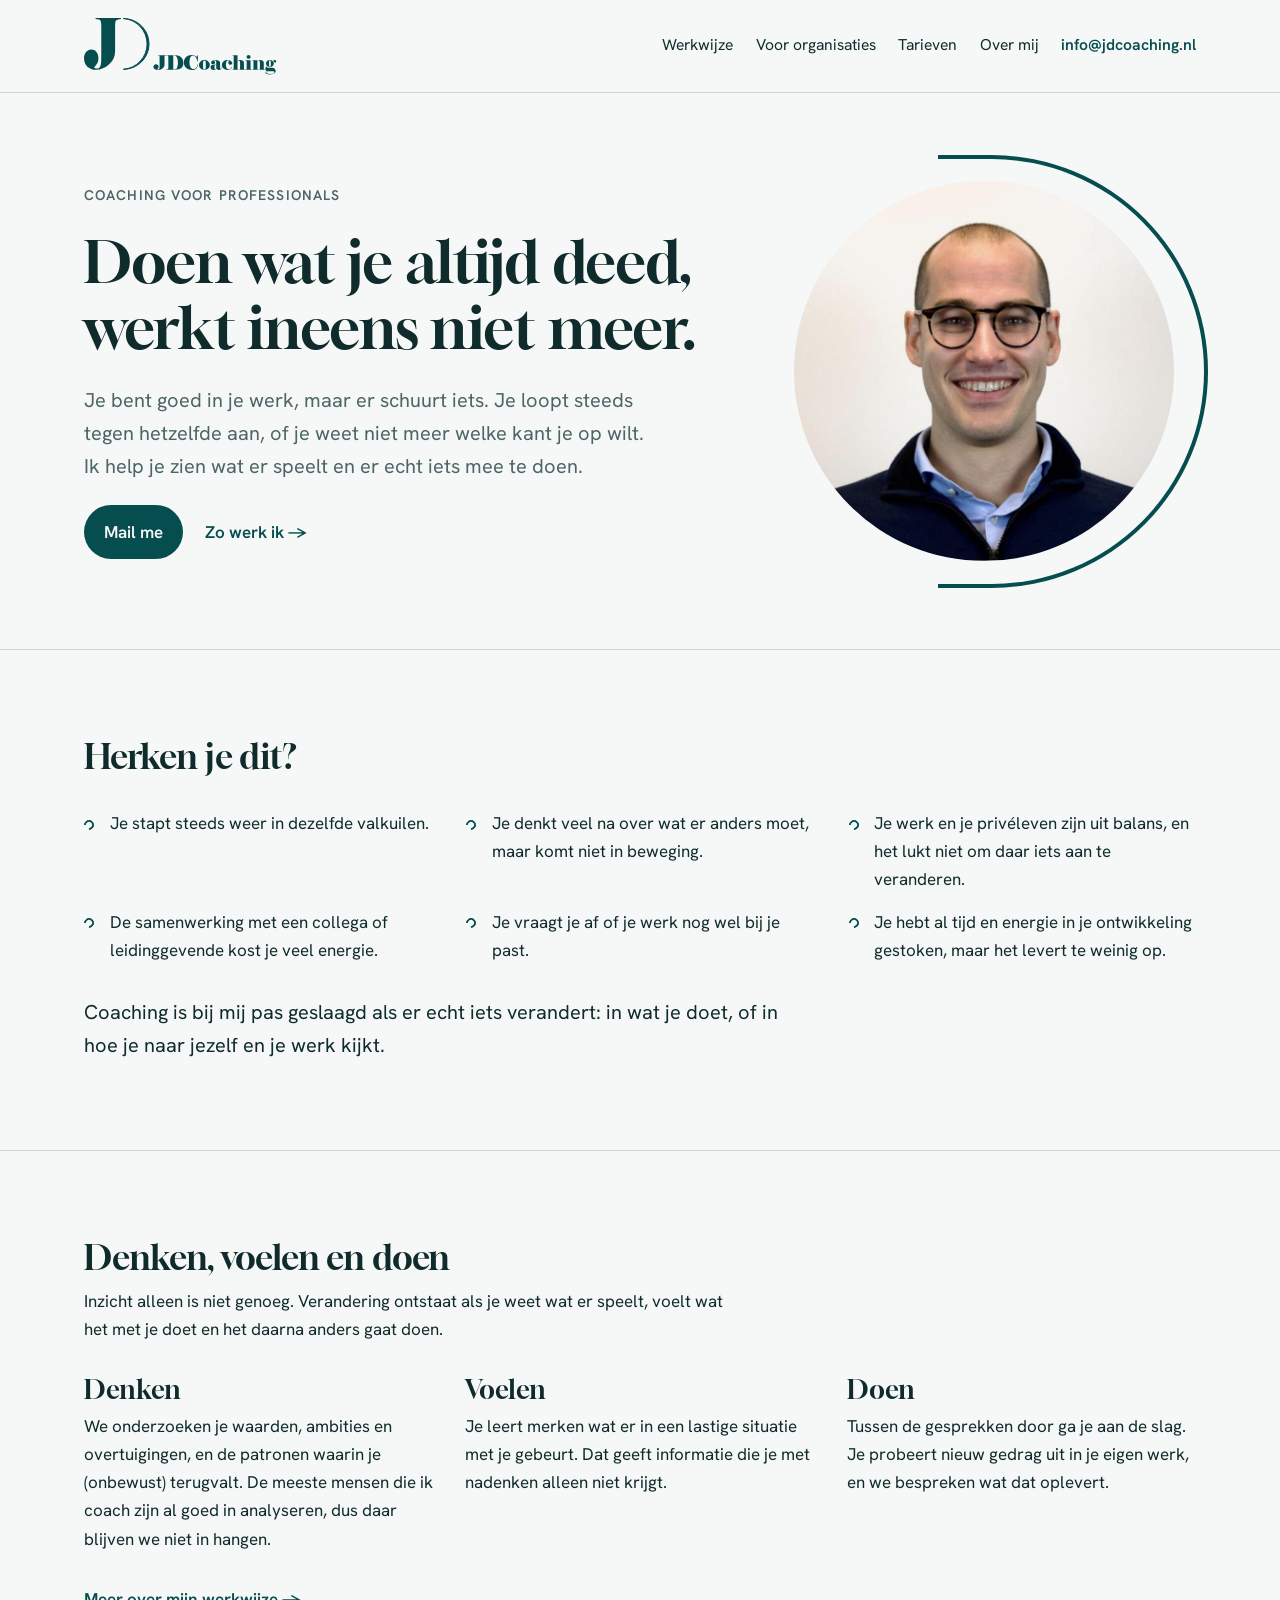
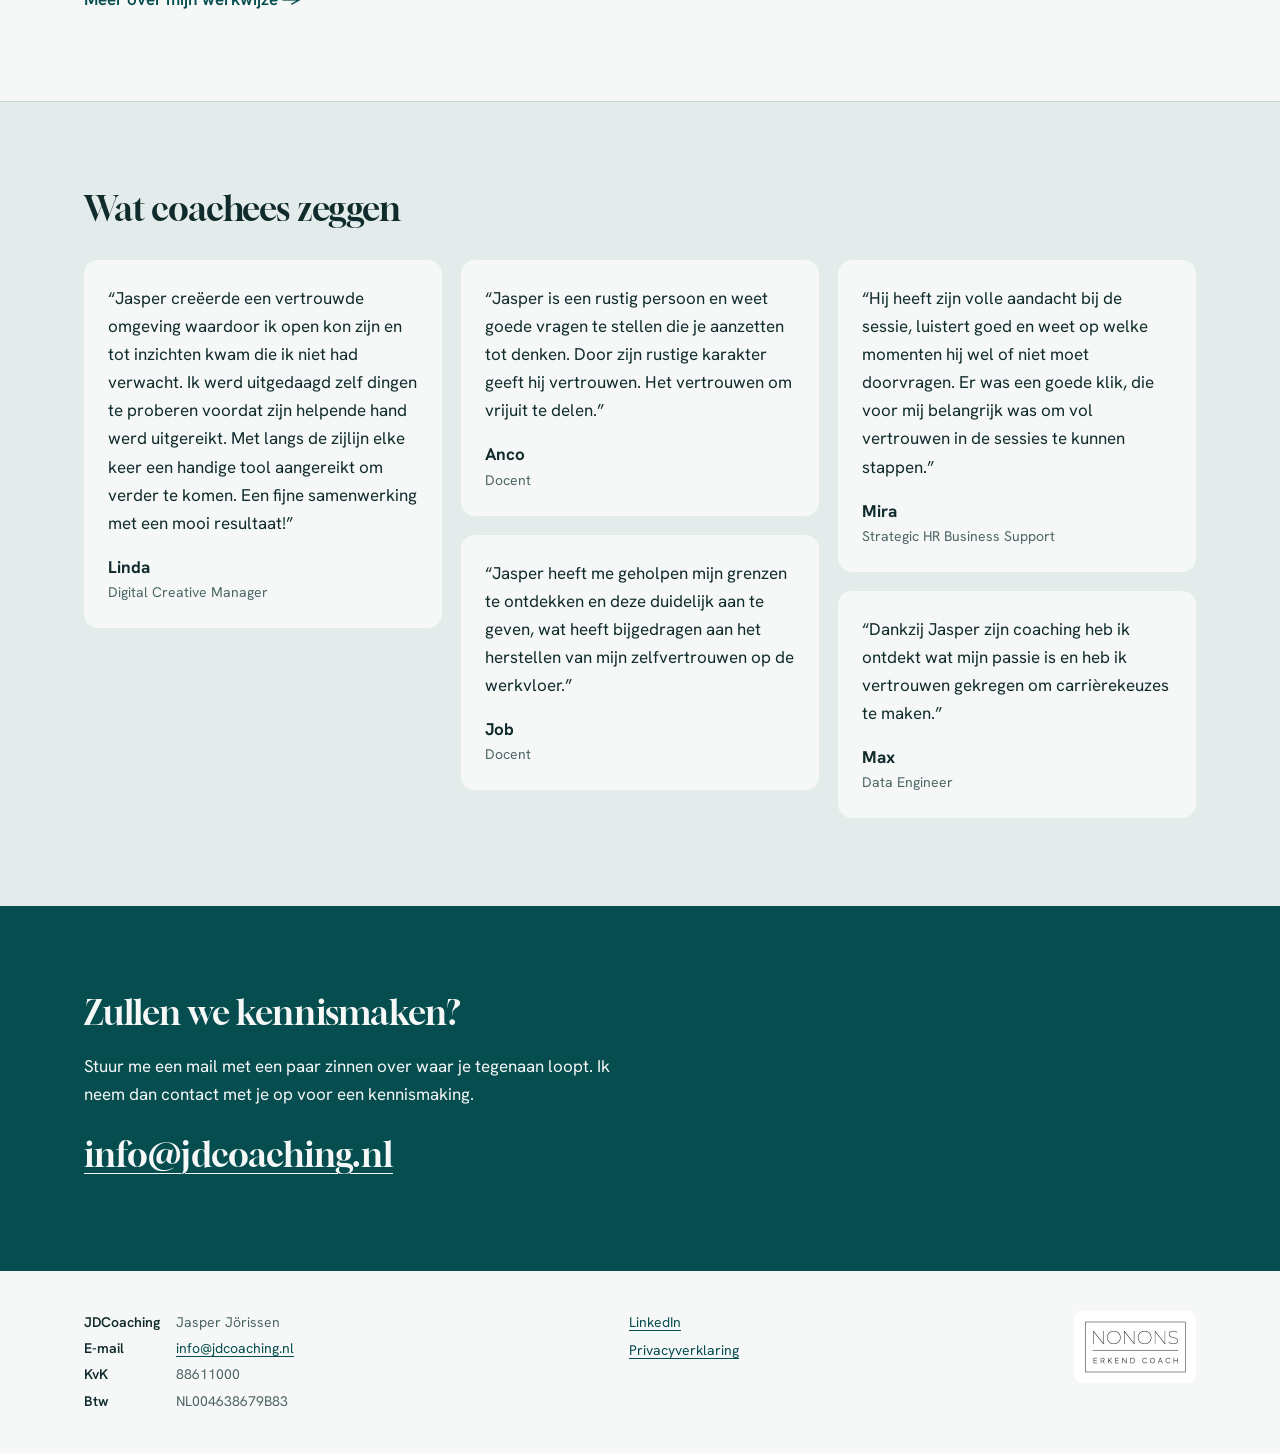
<file: docs/index.html>
<!doctype html>
<html lang="nl">
<head>
<meta charset="utf-8">
<meta name="viewport" content="width=device-width, initial-scale=1, viewport-fit=cover">
<title>JDCoaching | Coaching voor professionals</title>
<meta name="description" content="Coaching voor professionals die vastlopen in hun werk. Praktisch, persoonlijk en gericht op echte verandering. Jasper Jörissen, coach met een NOBCO-geaccrediteerd diploma.">
<link rel="canonical" href="https://jdcoaching.nl/">
<meta property="og:type" content="website">
<meta property="og:locale" content="nl_NL">
<meta property="og:site_name" content="JDCoaching">
<meta property="og:title" content="JDCoaching | Coaching voor professionals">
<meta property="og:description" content="Coaching voor professionals die vastlopen in hun werk. Praktisch, persoonlijk en gericht op echte verandering. Jasper Jörissen, coach met een NOBCO-geaccrediteerd diploma.">
<meta property="og:url" content="https://jdcoaching.nl/">
<meta property="og:image" content="https://jdcoaching.nl/img/og.jpg">
<meta name="twitter:card" content="summary_large_image">
<link rel="icon" href="img/favicon.svg" type="image/svg+xml">
<link rel="preconnect" href="https://fonts.googleapis.com"><link rel="preconnect" href="https://fonts.gstatic.com" crossorigin><link rel="stylesheet" href="https://fonts.googleapis.com/css2?family=Gloock&family=Hanken+Grotesk:wght@400;600;650&display=swap">
<link rel="stylesheet" href="style.css">
<script type="application/ld+json">{"@context": "https://schema.org", "@type": "ProfessionalService", "name": "JDCoaching", "url": "https://jdcoaching.nl/", "email": "info@jdcoaching.nl", "founder": {"@type": "Person", "name": "Jasper Jörissen", "jobTitle": "Coach"}, "image": "https://jdcoaching.nl/img/jasper.jpg", "sameAs": ["https://www.linkedin.com/in/jasperjorissen/"], "priceRange": "€130 - €175"}</script>
</head>
<body>
<a class="skip" href="#inhoud">Naar de inhoud</a>
<header class="site-header"><div class="wrap">
  <a class="logo" href="./" aria-label="JDCoaching, naar de homepage"><svg xmlns="http://www.w3.org/2000/svg" fill="currentColor" role="img" aria-label="JDCoaching" viewBox="0 0 4903.43 1430.66"><path stroke="currentColor" stroke-width="24" stroke-miterlimit="10" d="m983.45,12.28v1.59c331.85,23.04,593.87,298.17,593.87,634.22s-262.02,611.18-593.87,634.22v1.59c354.7,0,642.25-284.66,642.25-635.82S1338.15,12.28,983.45,12.28Z"/><path d="m428.84,1074.03l2.81-80.46V218.66l-2.81-80.46c-2.81-38.48-9.14-64.42-18.98-77.84-9.84-13.39-23.9-21.56-42.18-24.49-18.28-2.9-33.75-4.65-46.4-5.25-12.65-.57-23.68-1.45-33.04-2.62V0h635.53v27.99l-66.08,7c-28.12,4.67-47.34,13.99-57.65,27.99-10.33,13.99-16.87,40.23-19.68,78.72l-2.81,80.46v606.99c0,128.3-49.45,238.2-148.34,329.73-98.91,91.56-208.34,137.31-328.31,137.31-88.54,0-160.82-25.64-216.84-76.97C28.01,1167.92,0,1096.2,0,1004.06,0,945.76,17.42,895.61,52.22,853.63c34.82-41.98,76.23-62.97,124.22-62.97,56.46,0,101.15,19.84,134.1,59.47,32.93,39.66,49.41,91.56,49.41,155.68,0,55.98-10.79,100.88-32.34,134.69-24.39,31.49-48.29,62.97-71.71,94.46,0,11.67,6.55,19.54,19.68,23.61,13.12,4.1,29.53,6.12,49.21,6.12,40.29,0,67.71-19.51,82.25-58.6,14.52-39.06,21.79-83.09,21.79-132.07Z"/><g><path d="m1890.13,1237.19l1-23v-221.5l-1-23c-1-11-3.25-18.41-6.75-22.25-3.5-3.83-8.5-6.16-15-7-6.5-.83-12-1.33-16.5-1.5-4.5-.16-8.42-.41-11.75-.75v-8h226v8l-23.5,2c-10,1.34-16.84,4-20.5,8-3.67,4-6,11.5-7,22.5l-1,23v173.5c0,36.67-17.59,68.09-52.75,94.25-35.17,26.17-74.09,39.25-116.75,39.25-31.48,0-57.19-7.33-77.11-22-19.93-14.66-29.89-35.16-29.89-61.5,0-16.66,6.2-31,18.57-43,12.38-12,27.11-18,44.17-18,20.08,0,35.97,5.67,47.69,17,11.71,11.34,17.57,26.17,17.57,44.5,0,16-3.84,28.84-11.5,38.5-8.67,9-17.17,18-25.5,27,0,3.34,2.33,5.59,7,6.75,4.66,1.17,10.5,1.75,17.5,1.75,14.33,0,24.08-5.58,29.25-16.75,5.16-11.16,7.75-23.75,7.75-37.75Z"/><path d="m2051.12,1294.69v-8c4.33,0,9.33-.25,15-.75,5.66-.5,12.08-1.16,19.25-2,7.16-.83,12.66-3.33,16.5-7.5,3.83-4.16,6.25-11.58,7.25-22.25l1-23v-237l-1-23c-1-10.66-3.5-18.16-7.5-22.5-4-4.33-9.59-7-16.75-8-7.17-1-13.67-1.58-19.5-1.75-5.84-.16-11.09-.41-15.75-.75v-8l186.5-1c39,0,75.75,3.67,110.25,11,34.5,7.34,66.33,26,95.5,56,29.16,30,43.75,72.34,43.75,127s-13.09,90.92-39.25,115.75c-26.17,24.84-53.84,40.34-83,46.5-29.17,6.17-63.09,9.25-101.75,9.25h-210.5Zm235-350c-4.67-2-11.92-3.33-21.75-4-9.84-.66-18.25-1-25.25-1h-6v345.5c2.33,0,4.5.09,6.5.25,2,.17,4.5.25,7.5.25,12.66,0,24.25-.83,34.75-2.5,10.5-1.66,20.33-5.91,29.5-12.75,9.16-6.83,18-25,26.5-54.5s12.75-59.75,12.75-90.75c0-43.33-5.25-82.08-15.75-116.25-10.5-34.16-26.75-55.58-48.75-64.25Z"/><path d="m2695.12,1300.69c-57.34,0-104.42-17.75-141.25-53.25-36.84-35.5-55.25-80.41-55.25-134.75s18.25-100.91,54.75-135.75c36.5-34.83,83.58-52.25,141.25-52.25,24.66,0,46,4.17,64,12.5l53,30c10,0,16.66-3.41,20-10.25,3.33-6.83,5.66-16.58,7-29.25h10v158h-8.5c-14.67-40.66-25.09-68.16-31.25-82.5-6.17-14.33-16.42-28.16-30.75-41.5-14.34-13.33-32.67-20-55-20-29,0-50.5,16.34-64.5,49-14,32.67-21,70.84-21,114.5,0,47,8.41,87.75,25.25,122.25,16.83,34.5,41.58,51.75,74.25,51.75,30.33,0,54.66-11,73-33,18.33-22,30.5-50.66,36.5-86l8.5,1.5c-4.67,40-19.84,73.17-45.5,99.5-25.67,26.34-63.84,39.5-114.5,39.5Z"/><path d="m3147.62,1176.19c0,35.34-13.42,64.75-40.25,88.25-26.84,23.5-58.42,35.25-94.75,35.25-38.34,0-70.42-11.75-96.25-35.25-25.84-23.5-38.75-52.91-38.75-88.25s13.08-64.75,39.25-88.25c26.16-23.5,58.08-35.25,95.75-35.25s68.75,11.67,95.25,35c26.5,23.34,39.75,52.84,39.75,88.5Zm-99.5-.5c0-4.66-.34-14-1-28-.67-14-1-22.33-1-25,0-18-2.75-32.83-8.25-44.5-5.5-11.66-14.09-17.5-25.75-17.5-10.67,0-18.84,6.09-24.5,18.25-5.67,12.17-8.5,26.75-8.5,43.75,0,6.34-.25,14.09-.75,23.25-.5,9.17-.92,19.09-1.25,29.75,0,4.67.33,14.25,1,28.75.66,14.5,1,22.92,1,25.25,0,18,2.75,32.84,8.25,44.5,5.5,11.67,13.91,17.5,25.25,17.5s19.33-6,25-18c5.66-12,8.5-26.66,8.5-44,0-6.66.16-14.58.5-23.75.33-9.16.83-19.25,1.5-30.25Z"/><path d="m3420.41,1270.19c7.89,0,13.4-4.94,16.52-14.82,3.12-9.88,4.69-21.69,4.69-35.42h7c0,29.42-5.25,48.82-15.75,58.18s-19.92,15.3-28.25,17.8c-8.34,2.5-19,3.76-32,3.76-14.34,0-27.09-3.67-38.25-11.02-11.17-7.34-17.92-17.19-20.25-29.54-5.34,13.52-14.25,23.66-26.75,30.41s-28.75,10.14-48.75,10.14c-21.34,0-38.67-5.84-52-17.53-13.34-11.69-20-27.89-20-48.61,0-16.7,4.16-30.14,12.5-40.33,8.33-10.19,16.83-16.45,25.5-18.79,8.66-2.34,22-4.34,40-6.02s31.25-3.59,39.75-5.77,14.58-4.51,18.25-7.02c3.66-2.5,5.5-6.76,5.5-12.77l-.49-45.59c0-13.02-1.66-22.38-4.95-28.05-3.3-5.68-10.23-8.52-20.79-8.52-6.6,0-12.13,1.51-16.59,4.52s-6.68,6.87-6.68,11.55c0,3.69,3.55,8.29,10.66,13.81,7.1,5.53,10.66,13.82,10.66,24.88,0,10.38-4.6,19.59-13.8,27.63s-24.16,12.05-44.88,12.05c-11.38,0-21.32-3.09-29.84-9.29-8.53-6.2-12.79-14.48-12.79-24.86,0-20.76,11.61-37.33,34.83-49.72s50.86-18.59,82.93-18.59c27.06,0,51.95,5.61,74.66,16.83s34.08,28.55,34.08,51.98v115.03c0,10.72.98,18.93,2.96,24.62,1.64,6.03,5.75,9.04,12.33,9.04Zm-112.29-15.01v-95.52l-1.48-.5c-2.97,4-8.49,7.76-16.57,11.26s-13.68,6.92-16.81,10.25c-3.13,3.34-5.6,9.76-7.41,19.26s-2.72,19.25-2.72,29.25c0,15.01,1.15,27.02,3.46,36.02,2.3,9,7.58,13.5,15.83,13.5,6.26,0,11.78-2.5,16.56-7.5s7.83-10.34,9.15-16.01Z"/><path d="m3599.62,1060.69c-9.34,0-17.17,3.67-23.5,11-6.34,7.34-11.25,16.34-14.75,27-3.5,10.67-6,22.25-7.5,34.75s-2.25,24.59-2.25,36.25c0,30.34,5.09,56.75,15.3,79.25,10.2,22.5,28.17,33.75,53.92,33.75,18.39,0,34.44-5.75,48.15-17.25s24.08-26.08,31.1-43.75l7.52,4c-22.38,49.34-62.45,74-120.23,74-38.08,0-70.47-11.25-97.19-33.75s-40.08-52.25-40.08-89.25,13.1-67.33,39.32-90c26.22-22.66,58.87-34,97.95-34,14.69,0,28.22,1.59,40.58,4.75,12.36,3.17,23.96,7.5,34.82,13,10.85,5.5,21.2,13.34,31.05,23.5,9.85,10.17,14.78,22.09,14.78,35.75,0,12.34-3.86,22.25-11.56,29.75s-19.09,11.25-34.17,11.25c-13.07,0-24.88-4.58-35.44-13.75-10.55-9.16-15.83-19.58-15.83-31.25,0-9,1.83-17.66,5.5-26,3.66-8.33,5.5-15.33,5.5-21,0-5.33-2-9.66-6-13-4-3.33-9.67-5-17-5Z"/><path d="m3839.1,1094.69c6.29-13.33,15.06-23.66,26.32-31,11.26-7.33,27.32-11,48.19-11,23.12,0,43.58,6.25,61.34,18.75s26.66,28.59,26.66,48.25v112.5l.5,23c0,12,1,19.92,3,23.75,2,3.84,7.83,6.25,17.5,7.25l11,.5v8h-154.8v-8l6.45-.5c8.92,0,14.38-2,16.37-6s2.98-12.33,2.98-25l.5-23v-102l-.5-20.5c0-14-2.32-24-6.95-30-4.63-6-11.58-9-20.84-9-11.25,0-19.27,3.67-24.06,11-4.8,7.34-8.68,14.84-11.66,22.5v128l.5,23c0,13,.91,21.42,2.73,25.25,1.81,3.84,7.35,5.75,16.62,5.75l6.45.5v8h-155.3v-8l11.5-.5c9.66-1,15.5-3.33,17.5-7,2-3.66,3-11.66,3-24l.5-23v-247l-.5-20.5c0-9-1.42-15.25-4.25-18.75-2.84-3.5-8.92-5.75-18.25-6.75l-19-1v-8h138.5v118.5c0,11-.17,20.25-.5,27.75-.34,7.5-.84,13.59-1.51,18.25Z"/><path d="m4200.1,1294.69h-162.53v-8l12.01-.5c9.67-1,15.52-3.33,17.52-7,2-3.66,3.01-11.66,3.01-24l.5-23v-119.5l-.5-20.5c-.67-8-1.67-14-3-18-1.34-4-7.34-6.5-18-7.5l-13.5-1v-8h131.5v174.5l.5,23c0,12,1,19.92,3,23.75,2,3.84,7.83,6.25,17.5,7.25l12,.5v8Zm-131-320.5c0-13,4.77-24.08,14.32-33.25,9.55-9.16,21.02-13.75,34.43-13.75s25.38,4.42,34.92,13.25c9.55,8.84,14.33,20.09,14.33,33.75s-4.78,24.59-14.33,33.75c-9.55,9.17-21.19,13.75-34.92,13.75s-24.88-4.58-34.43-13.75c-9.55-9.16-14.32-20.41-14.32-33.75Z"/><path d="m4401.6,1130.19l-.5-20.5c0-26-9.09-39-27.28-39-11.58,0-19.77,3.67-24.56,11-4.8,7.34-8.68,14.84-11.66,22.5v128l.5,23c0,13.67,1.23,22.34,3.72,26,2.48,3.67,9.84,5.5,22.08,5.5v8h-155.8v-8l12-.5c9.66-1,15.5-3.33,17.5-7,2-3.66,3-11.66,3-24l.5-23v-119.5l-.5-20.5c-.67-8-1.67-14-3-18-1.34-4-7.34-6.5-18-7.5l-11.5-1v-8h127.5v37.5c3.66-9.33,10.25-18.75,19.75-28.25s27.91-14.25,55.25-14.25c23.66,0,44.16,6.67,61.5,20,17.33,13.34,26,29,26,47v112.5l.5,23c0,12,1,19.92,3,23.75,2,3.84,7.83,6.25,17.5,7.25l11,.5v8h-154.8v-8c11.91,0,19.18-1.91,21.83-5.75,2.64-3.83,3.97-12.41,3.97-25.75l.5-23v-102Z"/><path d="m4726.1,1080.19c3.66-8.33,9.33-15,17-20,7.66-5,17-7.5,28-7.5,11.66,0,21,3,28,9s10.5,14.17,10.5,24.5c0,8-2.65,14.67-7.95,20-5.3,5.34-12.25,8-20.86,8-7.95,0-14.66-2.25-20.12-6.75-5.47-4.5-8.2-11.08-8.2-19.75,0-4.66,1.52-9.08,4.55-13.25,3.04-4.16,4.56-7.25,4.56-9.25,0-1.33-1.32-2-3.95-2-4.28,0-9.06,1.75-14.33,5.25-5.27,3.5-9.55,8.75-12.85,15.75,6.04,6.34,10.73,14.25,14.09,23.75s5.04,19.42,5.04,29.75c0,25.34-9.7,45.75-29.09,61.25s-42.12,23.25-68.2,23.25c-16.05,0-31.76-3.02-47.13-9.05-7.02-.63-13.71.51-20.06,3.43s-9.52,7.63-9.52,14.12c0,4.67,2.5,8.17,7.5,10.5,4.66,2.67,10,4,16,4h106.5c27.33,0,49.16,7.79,65.5,23.36,16.33,15.58,24.5,35.12,24.5,58.64,0,29.17-13.75,50.62-41.25,64.38-27.5,13.74-59.75,20.62-96.75,20.62-30.34,0-56.92-3.7-79.75-11.06-22.84-7.38-34.25-20.3-34.25-38.74,0-8.72,3.41-15.68,10.25-20.88,6.83-5.21,15.41-8.81,25.75-10.82-13.34-7.64-23.75-16.19-31.25-25.64-7.5-9.47-11.25-21-11.25-34.62,0-16.59,5.5-30.7,16.5-42.33,11-11.62,24.16-18.59,39.5-20.91-12.34-8-21.92-17.75-28.75-29.25-6.84-11.5-10.25-24.75-10.25-39.75,0-25.66,9.58-46.33,28.75-62,19.16-15.66,42.25-23.5,69.25-23.5,30.33,0,55,9.17,74,27.5Zm-137,255c-9.34,1.33-16.09,4.08-20.25,8.25-4.17,4.16-6.25,10.25-6.25,18.25,0,13.33,9.75,23.41,29.25,30.25,19.5,6.83,41.91,10.25,67.25,10.25,31.66,0,57.16-3.5,76.5-10.5,19.33-7,29-18.17,29-33.5,0-9.34-4.34-15.5-13-18.5-8.67-3-21-4.5-37-4.5h-125.5Zm86.5-197.5l-1.5-36.5c0-12.33-1.67-22.16-5-29.5-3.34-7.33-9.17-11-17.5-11-7.67,0-13.25,3.75-16.75,11.25s-5.25,17.25-5.25,29.25l-1.5,36.5,1.5,36.5c0,11.67,1.83,21.25,5.5,28.75,3.66,7.5,9.33,11.25,17,11.25s13.25-3.66,16.75-11c3.5-7.33,5.25-17,5.25-29l1.5-36.5Z"/></g></svg></a>
  <nav class="nav" aria-label="Hoofdmenu"><a href="werkwijze/">Werkwijze</a><a href="werkgevers/">Voor organisaties</a><a href="kosten/">Tarieven</a><a href="over-mij/">Over mij</a><a class="nav-mail" href="mailto:info@jdcoaching.nl">info@jdcoaching.nl</a></nav>
</div></header>
<main id="inhoud">

<section class="hero"><div class="wrap">
  <div class="hero-text">
    <p class="eyebrow">Coaching voor professionals</p>
    <h1>Doen wat je altijd deed, werkt ineens niet meer.</h1>
    <p class="lead">Je bent goed in je werk, maar er schuurt iets. Je loopt steeds tegen hetzelfde aan, of je weet niet meer welke kant je op wilt. Ik help je zien wat er speelt en er echt iets mee te doen.</p>
    <div class="actions">
      <a class="btn" href="mailto:info@jdcoaching.nl">Mail me</a>
      <a class="link-arrow" href="werkwijze/">Zo werk ik</a>
    </div>
  </div>
  <div class="portrait"><img src="img/jasper.jpg" width="800" height="800" alt="Portret van Jasper Jörissen"></div>
</div></section>

<section><div class="wrap">
  <div class="section-head"><h2>Herken je dit?</h2></div>
  <ul class="checklist">
    <li>Je stapt steeds weer in dezelfde valkuilen.</li>
    <li>Je denkt veel na over wat er anders moet, maar komt niet in beweging.</li>
    <li>Je werk en je privéleven zijn uit balans, en het lukt niet om daar iets aan te veranderen.</li>
    <li>De samenwerking met een collega of leidinggevende kost je veel energie.</li>
    <li>Je vraagt je af of je werk nog wel bij je past.</li>
    <li>Je hebt al tijd en energie in je ontwikkeling gestoken, maar het levert te weinig op.</li>
  </ul>
  <p class="after-list">Coaching is bij mij pas geslaagd als er echt iets verandert: in wat je doet, of in hoe je naar jezelf en je werk kijkt.</p>
</div></section>

<section><div class="wrap">
  <div class="section-head">
    <h2>Denken, voelen en doen</h2>
    <p>Inzicht alleen is niet genoeg. Verandering ontstaat als je weet wat er speelt, voelt wat het met je doet en het daarna anders gaat doen.</p>
  </div>
  <div class="trio">
    <div><h3>Denken</h3><p>We onderzoeken je waarden, ambities en overtuigingen, en de patronen waarin je (onbewust) terugvalt. De meeste mensen die ik coach zijn al goed in analyseren, dus daar blijven we niet in hangen.</p></div>
    <div><h3>Voelen</h3><p>Je leert merken wat er in een lastige situatie met je gebeurt. Dat geeft informatie die je met nadenken alleen niet krijgt.</p></div>
    <div><h3>Doen</h3><p>Tussen de gesprekken door ga je aan de slag. Je probeert nieuw gedrag uit in je eigen werk, en we bespreken wat dat oplevert.</p></div>
  </div>
  <p style="margin-top:2rem"><a class="link-arrow" href="werkwijze/">Meer over mijn werkwijze</a></p>
</div></section>

<section class="band"><div class="wrap">
  <div class="section-head"><h2>Wat coachees zeggen</h2></div>
  <div class="quotes"><figure class="quote"><blockquote><p>“Jasper creëerde een vertrouwde omgeving waardoor ik open kon zijn en tot inzichten kwam die ik niet had verwacht. Ik werd uitgedaagd zelf dingen te proberen voordat zijn helpende hand werd uitgereikt. Met langs de zijlijn elke keer een handige tool aangereikt om verder te komen. Een fijne samenwerking met een mooi resultaat!”</p></blockquote><figcaption><strong>Linda</strong>Digital Creative Manager</figcaption></figure><figure class="quote"><blockquote><p>“Jasper is een rustig persoon en weet goede vragen te stellen die je aanzetten tot denken. Door zijn rustige karakter geeft hij vertrouwen. Het vertrouwen om vrijuit te delen.”</p></blockquote><figcaption><strong>Anco</strong>Docent</figcaption></figure><figure class="quote"><blockquote><p>“Jasper heeft me geholpen mijn grenzen te ontdekken en deze duidelijk aan te geven, wat heeft bijgedragen aan het herstellen van mijn zelfvertrouwen op de werkvloer.”</p></blockquote><figcaption><strong>Job</strong>Docent</figcaption></figure><figure class="quote"><blockquote><p>“Hij heeft zijn volle aandacht bij de sessie, luistert goed en weet op welke momenten hij wel of niet moet doorvragen. Er was een goede klik, die voor mij belangrijk was om vol vertrouwen in de sessies te kunnen stappen.”</p></blockquote><figcaption><strong>Mira</strong>Strategic HR Business Support</figcaption></figure><figure class="quote"><blockquote><p>“Dankzij Jasper zijn coaching heb ik ontdekt wat mijn passie is en heb ik vertrouwen gekregen om carrièrekeuzes te maken.”</p></blockquote><figcaption><strong>Max</strong>Data Engineer</figcaption></figure></div>
</div></section>

<section class="cta"><div class="wrap">
  <h2>Zullen we kennismaken?</h2>
  <p>Stuur me een mail met een paar zinnen over waar je tegenaan loopt. Ik neem dan contact met je op voor een kennismaking.</p>
  <a class="mail" href="mailto:info@jdcoaching.nl">info@jdcoaching.nl</a>
</div></section>

</main>
<footer class="site-footer"><div class="wrap">
  <dl>
    <dt>JDCoaching</dt><dd>Jasper Jörissen</dd>
    <dt>E-mail</dt><dd><a href="mailto:info@jdcoaching.nl">info@jdcoaching.nl</a></dd>
    <dt>KvK</dt><dd>88611000</dd>
    <dt>Btw</dt><dd>NL004638679B83</dd>
  </dl>
  <div class="footer-links">
    <a href="https://www.linkedin.com/in/jasperjorissen/" rel="noopener">LinkedIn</a>
    <a href="privacy/">Privacyverklaring</a>
  </div>
  <img class="badge" src="img/nobco.jpg" width="220" height="120" alt="NONONS erkend coach, NOBCO-geaccrediteerde opleiding">
</div></footer>
</body>
</html>
</file>
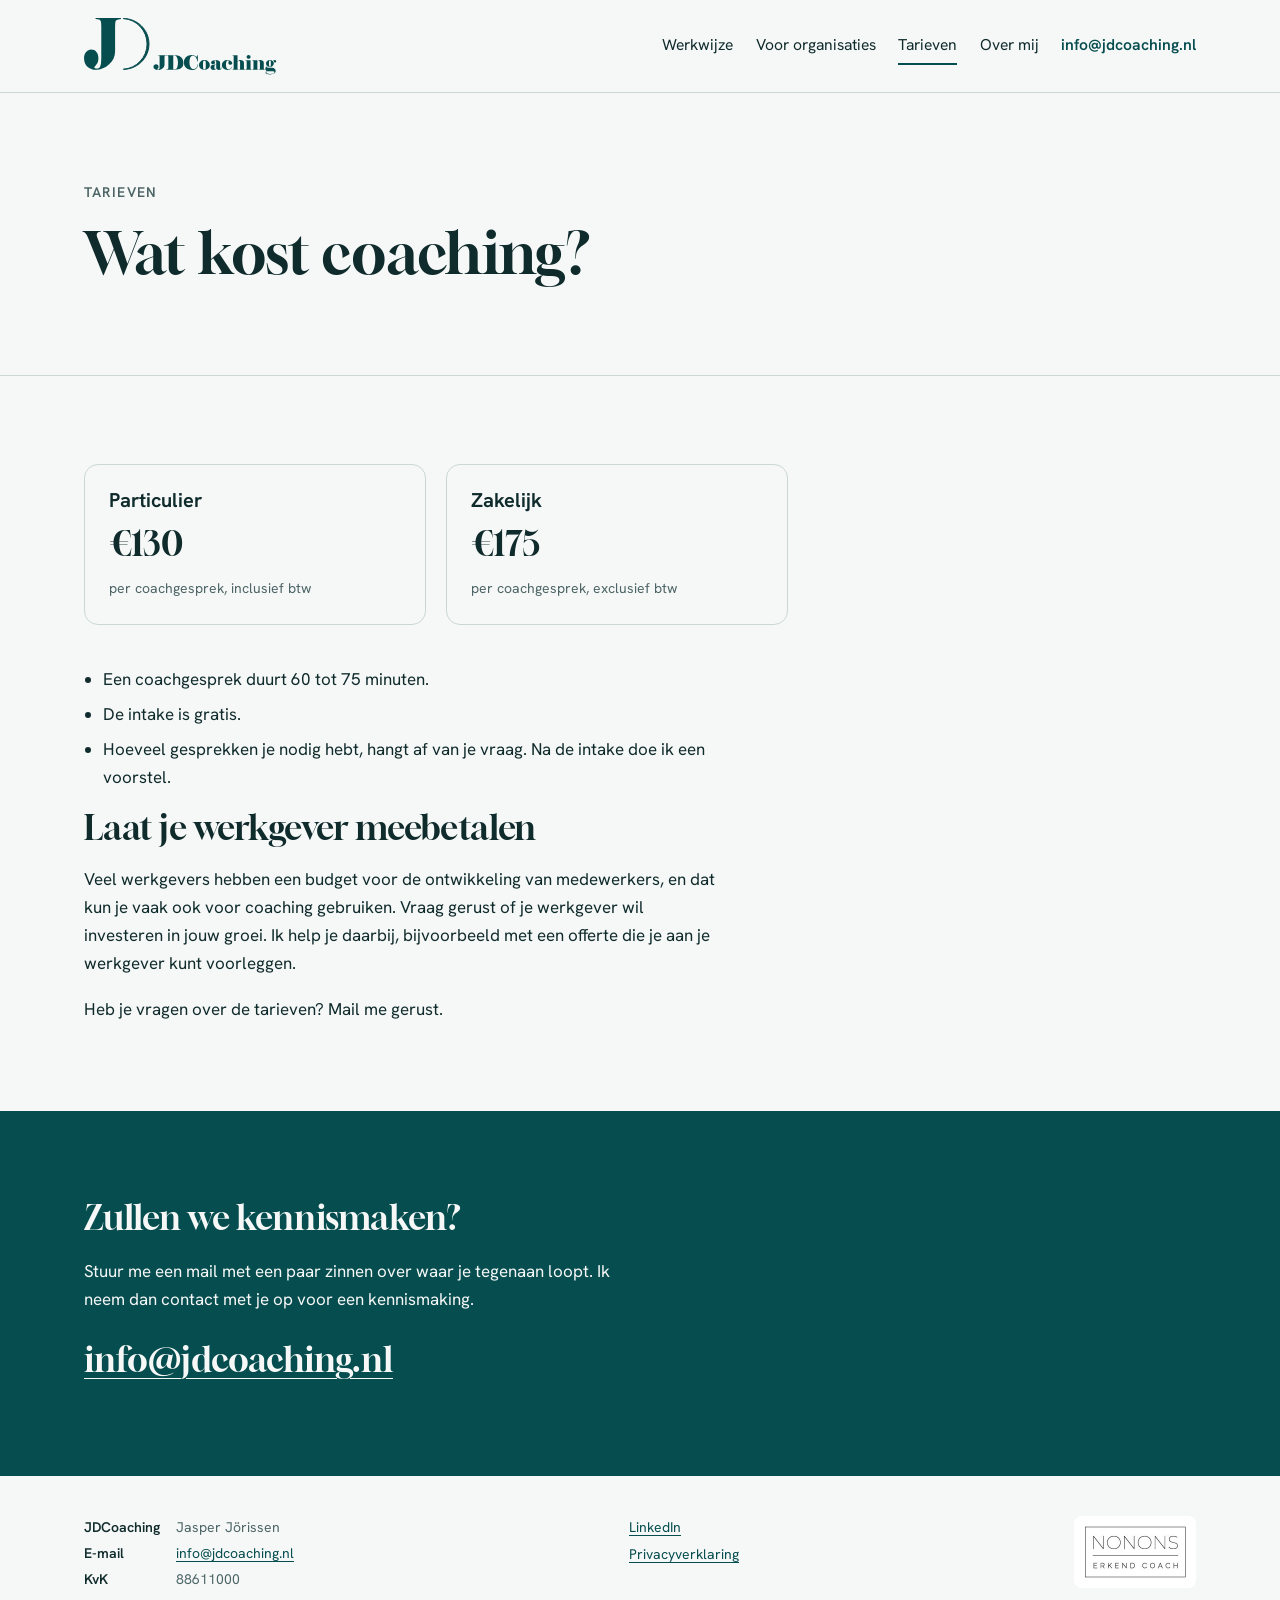
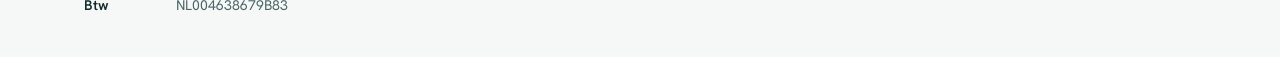
<file: docs/kosten/index.html>
<!doctype html>
<html lang="nl">
<head>
<meta charset="utf-8">
<meta name="viewport" content="width=device-width, initial-scale=1, viewport-fit=cover">
<title>Tarieven | JDCoaching</title>
<meta name="description" content="Een coachgesprek kost €130 incl. btw (particulier) of €175 excl. btw (zakelijk). Het intakegesprek is gratis.">
<link rel="canonical" href="https://jdcoaching.nl/kosten/">
<meta property="og:type" content="website">
<meta property="og:locale" content="nl_NL">
<meta property="og:site_name" content="JDCoaching">
<meta property="og:title" content="Tarieven | JDCoaching">
<meta property="og:description" content="Een coachgesprek kost €130 incl. btw (particulier) of €175 excl. btw (zakelijk). Het intakegesprek is gratis.">
<meta property="og:url" content="https://jdcoaching.nl/kosten/">
<meta property="og:image" content="https://jdcoaching.nl/img/og.jpg">
<meta name="twitter:card" content="summary_large_image">
<link rel="icon" href="../img/favicon.svg" type="image/svg+xml">
<link rel="preconnect" href="https://fonts.googleapis.com"><link rel="preconnect" href="https://fonts.gstatic.com" crossorigin><link rel="stylesheet" href="https://fonts.googleapis.com/css2?family=Gloock&family=Hanken+Grotesk:wght@400;600;650&display=swap">
<link rel="stylesheet" href="../style.css">
<script type="application/ld+json">{"@context": "https://schema.org", "@type": "ProfessionalService", "name": "JDCoaching", "url": "https://jdcoaching.nl/", "email": "info@jdcoaching.nl", "founder": {"@type": "Person", "name": "Jasper Jörissen", "jobTitle": "Coach"}, "image": "https://jdcoaching.nl/img/jasper.jpg", "sameAs": ["https://www.linkedin.com/in/jasperjorissen/"], "priceRange": "€130 - €175"}</script>
</head>
<body>
<a class="skip" href="#inhoud">Naar de inhoud</a>
<header class="site-header"><div class="wrap">
  <a class="logo" href="../" aria-label="JDCoaching, naar de homepage"><svg xmlns="http://www.w3.org/2000/svg" fill="currentColor" role="img" aria-label="JDCoaching" viewBox="0 0 4903.43 1430.66"><path stroke="currentColor" stroke-width="24" stroke-miterlimit="10" d="m983.45,12.28v1.59c331.85,23.04,593.87,298.17,593.87,634.22s-262.02,611.18-593.87,634.22v1.59c354.7,0,642.25-284.66,642.25-635.82S1338.15,12.28,983.45,12.28Z"/><path d="m428.84,1074.03l2.81-80.46V218.66l-2.81-80.46c-2.81-38.48-9.14-64.42-18.98-77.84-9.84-13.39-23.9-21.56-42.18-24.49-18.28-2.9-33.75-4.65-46.4-5.25-12.65-.57-23.68-1.45-33.04-2.62V0h635.53v27.99l-66.08,7c-28.12,4.67-47.34,13.99-57.65,27.99-10.33,13.99-16.87,40.23-19.68,78.72l-2.81,80.46v606.99c0,128.3-49.45,238.2-148.34,329.73-98.91,91.56-208.34,137.31-328.31,137.31-88.54,0-160.82-25.64-216.84-76.97C28.01,1167.92,0,1096.2,0,1004.06,0,945.76,17.42,895.61,52.22,853.63c34.82-41.98,76.23-62.97,124.22-62.97,56.46,0,101.15,19.84,134.1,59.47,32.93,39.66,49.41,91.56,49.41,155.68,0,55.98-10.79,100.88-32.34,134.69-24.39,31.49-48.29,62.97-71.71,94.46,0,11.67,6.55,19.54,19.68,23.61,13.12,4.1,29.53,6.12,49.21,6.12,40.29,0,67.71-19.51,82.25-58.6,14.52-39.06,21.79-83.09,21.79-132.07Z"/><g><path d="m1890.13,1237.19l1-23v-221.5l-1-23c-1-11-3.25-18.41-6.75-22.25-3.5-3.83-8.5-6.16-15-7-6.5-.83-12-1.33-16.5-1.5-4.5-.16-8.42-.41-11.75-.75v-8h226v8l-23.5,2c-10,1.34-16.84,4-20.5,8-3.67,4-6,11.5-7,22.5l-1,23v173.5c0,36.67-17.59,68.09-52.75,94.25-35.17,26.17-74.09,39.25-116.75,39.25-31.48,0-57.19-7.33-77.11-22-19.93-14.66-29.89-35.16-29.89-61.5,0-16.66,6.2-31,18.57-43,12.38-12,27.11-18,44.17-18,20.08,0,35.97,5.67,47.69,17,11.71,11.34,17.57,26.17,17.57,44.5,0,16-3.84,28.84-11.5,38.5-8.67,9-17.17,18-25.5,27,0,3.34,2.33,5.59,7,6.75,4.66,1.17,10.5,1.75,17.5,1.75,14.33,0,24.08-5.58,29.25-16.75,5.16-11.16,7.75-23.75,7.75-37.75Z"/><path d="m2051.12,1294.69v-8c4.33,0,9.33-.25,15-.75,5.66-.5,12.08-1.16,19.25-2,7.16-.83,12.66-3.33,16.5-7.5,3.83-4.16,6.25-11.58,7.25-22.25l1-23v-237l-1-23c-1-10.66-3.5-18.16-7.5-22.5-4-4.33-9.59-7-16.75-8-7.17-1-13.67-1.58-19.5-1.75-5.84-.16-11.09-.41-15.75-.75v-8l186.5-1c39,0,75.75,3.67,110.25,11,34.5,7.34,66.33,26,95.5,56,29.16,30,43.75,72.34,43.75,127s-13.09,90.92-39.25,115.75c-26.17,24.84-53.84,40.34-83,46.5-29.17,6.17-63.09,9.25-101.75,9.25h-210.5Zm235-350c-4.67-2-11.92-3.33-21.75-4-9.84-.66-18.25-1-25.25-1h-6v345.5c2.33,0,4.5.09,6.5.25,2,.17,4.5.25,7.5.25,12.66,0,24.25-.83,34.75-2.5,10.5-1.66,20.33-5.91,29.5-12.75,9.16-6.83,18-25,26.5-54.5s12.75-59.75,12.75-90.75c0-43.33-5.25-82.08-15.75-116.25-10.5-34.16-26.75-55.58-48.75-64.25Z"/><path d="m2695.12,1300.69c-57.34,0-104.42-17.75-141.25-53.25-36.84-35.5-55.25-80.41-55.25-134.75s18.25-100.91,54.75-135.75c36.5-34.83,83.58-52.25,141.25-52.25,24.66,0,46,4.17,64,12.5l53,30c10,0,16.66-3.41,20-10.25,3.33-6.83,5.66-16.58,7-29.25h10v158h-8.5c-14.67-40.66-25.09-68.16-31.25-82.5-6.17-14.33-16.42-28.16-30.75-41.5-14.34-13.33-32.67-20-55-20-29,0-50.5,16.34-64.5,49-14,32.67-21,70.84-21,114.5,0,47,8.41,87.75,25.25,122.25,16.83,34.5,41.58,51.75,74.25,51.75,30.33,0,54.66-11,73-33,18.33-22,30.5-50.66,36.5-86l8.5,1.5c-4.67,40-19.84,73.17-45.5,99.5-25.67,26.34-63.84,39.5-114.5,39.5Z"/><path d="m3147.62,1176.19c0,35.34-13.42,64.75-40.25,88.25-26.84,23.5-58.42,35.25-94.75,35.25-38.34,0-70.42-11.75-96.25-35.25-25.84-23.5-38.75-52.91-38.75-88.25s13.08-64.75,39.25-88.25c26.16-23.5,58.08-35.25,95.75-35.25s68.75,11.67,95.25,35c26.5,23.34,39.75,52.84,39.75,88.5Zm-99.5-.5c0-4.66-.34-14-1-28-.67-14-1-22.33-1-25,0-18-2.75-32.83-8.25-44.5-5.5-11.66-14.09-17.5-25.75-17.5-10.67,0-18.84,6.09-24.5,18.25-5.67,12.17-8.5,26.75-8.5,43.75,0,6.34-.25,14.09-.75,23.25-.5,9.17-.92,19.09-1.25,29.75,0,4.67.33,14.25,1,28.75.66,14.5,1,22.92,1,25.25,0,18,2.75,32.84,8.25,44.5,5.5,11.67,13.91,17.5,25.25,17.5s19.33-6,25-18c5.66-12,8.5-26.66,8.5-44,0-6.66.16-14.58.5-23.75.33-9.16.83-19.25,1.5-30.25Z"/><path d="m3420.41,1270.19c7.89,0,13.4-4.94,16.52-14.82,3.12-9.88,4.69-21.69,4.69-35.42h7c0,29.42-5.25,48.82-15.75,58.18s-19.92,15.3-28.25,17.8c-8.34,2.5-19,3.76-32,3.76-14.34,0-27.09-3.67-38.25-11.02-11.17-7.34-17.92-17.19-20.25-29.54-5.34,13.52-14.25,23.66-26.75,30.41s-28.75,10.14-48.75,10.14c-21.34,0-38.67-5.84-52-17.53-13.34-11.69-20-27.89-20-48.61,0-16.7,4.16-30.14,12.5-40.33,8.33-10.19,16.83-16.45,25.5-18.79,8.66-2.34,22-4.34,40-6.02s31.25-3.59,39.75-5.77,14.58-4.51,18.25-7.02c3.66-2.5,5.5-6.76,5.5-12.77l-.49-45.59c0-13.02-1.66-22.38-4.95-28.05-3.3-5.68-10.23-8.52-20.79-8.52-6.6,0-12.13,1.51-16.59,4.52s-6.68,6.87-6.68,11.55c0,3.69,3.55,8.29,10.66,13.81,7.1,5.53,10.66,13.82,10.66,24.88,0,10.38-4.6,19.59-13.8,27.63s-24.16,12.05-44.88,12.05c-11.38,0-21.32-3.09-29.84-9.29-8.53-6.2-12.79-14.48-12.79-24.86,0-20.76,11.61-37.33,34.83-49.72s50.86-18.59,82.93-18.59c27.06,0,51.95,5.61,74.66,16.83s34.08,28.55,34.08,51.98v115.03c0,10.72.98,18.93,2.96,24.62,1.64,6.03,5.75,9.04,12.33,9.04Zm-112.29-15.01v-95.52l-1.48-.5c-2.97,4-8.49,7.76-16.57,11.26s-13.68,6.92-16.81,10.25c-3.13,3.34-5.6,9.76-7.41,19.26s-2.72,19.25-2.72,29.25c0,15.01,1.15,27.02,3.46,36.02,2.3,9,7.58,13.5,15.83,13.5,6.26,0,11.78-2.5,16.56-7.5s7.83-10.34,9.15-16.01Z"/><path d="m3599.62,1060.69c-9.34,0-17.17,3.67-23.5,11-6.34,7.34-11.25,16.34-14.75,27-3.5,10.67-6,22.25-7.5,34.75s-2.25,24.59-2.25,36.25c0,30.34,5.09,56.75,15.3,79.25,10.2,22.5,28.17,33.75,53.92,33.75,18.39,0,34.44-5.75,48.15-17.25s24.08-26.08,31.1-43.75l7.52,4c-22.38,49.34-62.45,74-120.23,74-38.08,0-70.47-11.25-97.19-33.75s-40.08-52.25-40.08-89.25,13.1-67.33,39.32-90c26.22-22.66,58.87-34,97.95-34,14.69,0,28.22,1.59,40.58,4.75,12.36,3.17,23.96,7.5,34.82,13,10.85,5.5,21.2,13.34,31.05,23.5,9.85,10.17,14.78,22.09,14.78,35.75,0,12.34-3.86,22.25-11.56,29.75s-19.09,11.25-34.17,11.25c-13.07,0-24.88-4.58-35.44-13.75-10.55-9.16-15.83-19.58-15.83-31.25,0-9,1.83-17.66,5.5-26,3.66-8.33,5.5-15.33,5.5-21,0-5.33-2-9.66-6-13-4-3.33-9.67-5-17-5Z"/><path d="m3839.1,1094.69c6.29-13.33,15.06-23.66,26.32-31,11.26-7.33,27.32-11,48.19-11,23.12,0,43.58,6.25,61.34,18.75s26.66,28.59,26.66,48.25v112.5l.5,23c0,12,1,19.92,3,23.75,2,3.84,7.83,6.25,17.5,7.25l11,.5v8h-154.8v-8l6.45-.5c8.92,0,14.38-2,16.37-6s2.98-12.33,2.98-25l.5-23v-102l-.5-20.5c0-14-2.32-24-6.95-30-4.63-6-11.58-9-20.84-9-11.25,0-19.27,3.67-24.06,11-4.8,7.34-8.68,14.84-11.66,22.5v128l.5,23c0,13,.91,21.42,2.73,25.25,1.81,3.84,7.35,5.75,16.62,5.75l6.45.5v8h-155.3v-8l11.5-.5c9.66-1,15.5-3.33,17.5-7,2-3.66,3-11.66,3-24l.5-23v-247l-.5-20.5c0-9-1.42-15.25-4.25-18.75-2.84-3.5-8.92-5.75-18.25-6.75l-19-1v-8h138.5v118.5c0,11-.17,20.25-.5,27.75-.34,7.5-.84,13.59-1.51,18.25Z"/><path d="m4200.1,1294.69h-162.53v-8l12.01-.5c9.67-1,15.52-3.33,17.52-7,2-3.66,3.01-11.66,3.01-24l.5-23v-119.5l-.5-20.5c-.67-8-1.67-14-3-18-1.34-4-7.34-6.5-18-7.5l-13.5-1v-8h131.5v174.5l.5,23c0,12,1,19.92,3,23.75,2,3.84,7.83,6.25,17.5,7.25l12,.5v8Zm-131-320.5c0-13,4.77-24.08,14.32-33.25,9.55-9.16,21.02-13.75,34.43-13.75s25.38,4.42,34.92,13.25c9.55,8.84,14.33,20.09,14.33,33.75s-4.78,24.59-14.33,33.75c-9.55,9.17-21.19,13.75-34.92,13.75s-24.88-4.58-34.43-13.75c-9.55-9.16-14.32-20.41-14.32-33.75Z"/><path d="m4401.6,1130.19l-.5-20.5c0-26-9.09-39-27.28-39-11.58,0-19.77,3.67-24.56,11-4.8,7.34-8.68,14.84-11.66,22.5v128l.5,23c0,13.67,1.23,22.34,3.72,26,2.48,3.67,9.84,5.5,22.08,5.5v8h-155.8v-8l12-.5c9.66-1,15.5-3.33,17.5-7,2-3.66,3-11.66,3-24l.5-23v-119.5l-.5-20.5c-.67-8-1.67-14-3-18-1.34-4-7.34-6.5-18-7.5l-11.5-1v-8h127.5v37.5c3.66-9.33,10.25-18.75,19.75-28.25s27.91-14.25,55.25-14.25c23.66,0,44.16,6.67,61.5,20,17.33,13.34,26,29,26,47v112.5l.5,23c0,12,1,19.92,3,23.75,2,3.84,7.83,6.25,17.5,7.25l11,.5v8h-154.8v-8c11.91,0,19.18-1.91,21.83-5.75,2.64-3.83,3.97-12.41,3.97-25.75l.5-23v-102Z"/><path d="m4726.1,1080.19c3.66-8.33,9.33-15,17-20,7.66-5,17-7.5,28-7.5,11.66,0,21,3,28,9s10.5,14.17,10.5,24.5c0,8-2.65,14.67-7.95,20-5.3,5.34-12.25,8-20.86,8-7.95,0-14.66-2.25-20.12-6.75-5.47-4.5-8.2-11.08-8.2-19.75,0-4.66,1.52-9.08,4.55-13.25,3.04-4.16,4.56-7.25,4.56-9.25,0-1.33-1.32-2-3.95-2-4.28,0-9.06,1.75-14.33,5.25-5.27,3.5-9.55,8.75-12.85,15.75,6.04,6.34,10.73,14.25,14.09,23.75s5.04,19.42,5.04,29.75c0,25.34-9.7,45.75-29.09,61.25s-42.12,23.25-68.2,23.25c-16.05,0-31.76-3.02-47.13-9.05-7.02-.63-13.71.51-20.06,3.43s-9.52,7.63-9.52,14.12c0,4.67,2.5,8.17,7.5,10.5,4.66,2.67,10,4,16,4h106.5c27.33,0,49.16,7.79,65.5,23.36,16.33,15.58,24.5,35.12,24.5,58.64,0,29.17-13.75,50.62-41.25,64.38-27.5,13.74-59.75,20.62-96.75,20.62-30.34,0-56.92-3.7-79.75-11.06-22.84-7.38-34.25-20.3-34.25-38.74,0-8.72,3.41-15.68,10.25-20.88,6.83-5.21,15.41-8.81,25.75-10.82-13.34-7.64-23.75-16.19-31.25-25.64-7.5-9.47-11.25-21-11.25-34.62,0-16.59,5.5-30.7,16.5-42.33,11-11.62,24.16-18.59,39.5-20.91-12.34-8-21.92-17.75-28.75-29.25-6.84-11.5-10.25-24.75-10.25-39.75,0-25.66,9.58-46.33,28.75-62,19.16-15.66,42.25-23.5,69.25-23.5,30.33,0,55,9.17,74,27.5Zm-137,255c-9.34,1.33-16.09,4.08-20.25,8.25-4.17,4.16-6.25,10.25-6.25,18.25,0,13.33,9.75,23.41,29.25,30.25,19.5,6.83,41.91,10.25,67.25,10.25,31.66,0,57.16-3.5,76.5-10.5,19.33-7,29-18.17,29-33.5,0-9.34-4.34-15.5-13-18.5-8.67-3-21-4.5-37-4.5h-125.5Zm86.5-197.5l-1.5-36.5c0-12.33-1.67-22.16-5-29.5-3.34-7.33-9.17-11-17.5-11-7.67,0-13.25,3.75-16.75,11.25s-5.25,17.25-5.25,29.25l-1.5,36.5,1.5,36.5c0,11.67,1.83,21.25,5.5,28.75,3.66,7.5,9.33,11.25,17,11.25s13.25-3.66,16.75-11c3.5-7.33,5.25-17,5.25-29l1.5-36.5Z"/></g></svg></a>
  <nav class="nav" aria-label="Hoofdmenu"><a href="../werkwijze/">Werkwijze</a><a href="../werkgevers/">Voor organisaties</a><a href="../kosten/" aria-current="page">Tarieven</a><a href="../over-mij/">Over mij</a><a class="nav-mail" href="mailto:info@jdcoaching.nl">info@jdcoaching.nl</a></nav>
</div></header>
<main id="inhoud">

<section class="page-hero"><div class="wrap">
  <p class="eyebrow">Tarieven</p>
  <h1>Wat kost coaching?</h1>
</div></section>

<section><div class="wrap" style="display:grid;gap:2.5rem">
  <div class="prices">
    <div class="price"><h3>Particulier</h3><p class="amount">€130</p><p class="note">per coachgesprek, inclusief btw</p></div>
    <div class="price"><h3>Zakelijk</h3><p class="amount">€175</p><p class="note">per coachgesprek, exclusief btw</p></div>
  </div>
  <div class="prose">
    <ul>
      <li>Een coachgesprek duurt 60 tot 75 minuten.</li>
      <li>De intake is gratis.</li>
      <li>Hoeveel gesprekken je nodig hebt, hangt af van je vraag. Na de intake doe ik een voorstel.</li>
    </ul>
    <h2>Laat je werkgever meebetalen</h2>
    <p>Veel werkgevers hebben een budget voor de ontwikkeling van medewerkers, en dat kun je vaak ook voor coaching gebruiken. Vraag gerust of je werkgever wil investeren in jouw groei. Ik help je daarbij, bijvoorbeeld met een offerte die je aan je werkgever kunt voorleggen.</p>
    <p>Heb je vragen over de tarieven? Mail me gerust.</p>
  </div>
</div></section>

<section class="cta"><div class="wrap">
  <h2>Zullen we kennismaken?</h2>
  <p>Stuur me een mail met een paar zinnen over waar je tegenaan loopt. Ik neem dan contact met je op voor een kennismaking.</p>
  <a class="mail" href="mailto:info@jdcoaching.nl">info@jdcoaching.nl</a>
</div></section>

</main>
<footer class="site-footer"><div class="wrap">
  <dl>
    <dt>JDCoaching</dt><dd>Jasper Jörissen</dd>
    <dt>E-mail</dt><dd><a href="mailto:info@jdcoaching.nl">info@jdcoaching.nl</a></dd>
    <dt>KvK</dt><dd>88611000</dd>
    <dt>Btw</dt><dd>NL004638679B83</dd>
  </dl>
  <div class="footer-links">
    <a href="https://www.linkedin.com/in/jasperjorissen/" rel="noopener">LinkedIn</a>
    <a href="../privacy/">Privacyverklaring</a>
  </div>
  <img class="badge" src="../img/nobco.jpg" width="220" height="120" alt="NONONS erkend coach, NOBCO-geaccrediteerde opleiding">
</div></footer>
</body>
</html>
</file>
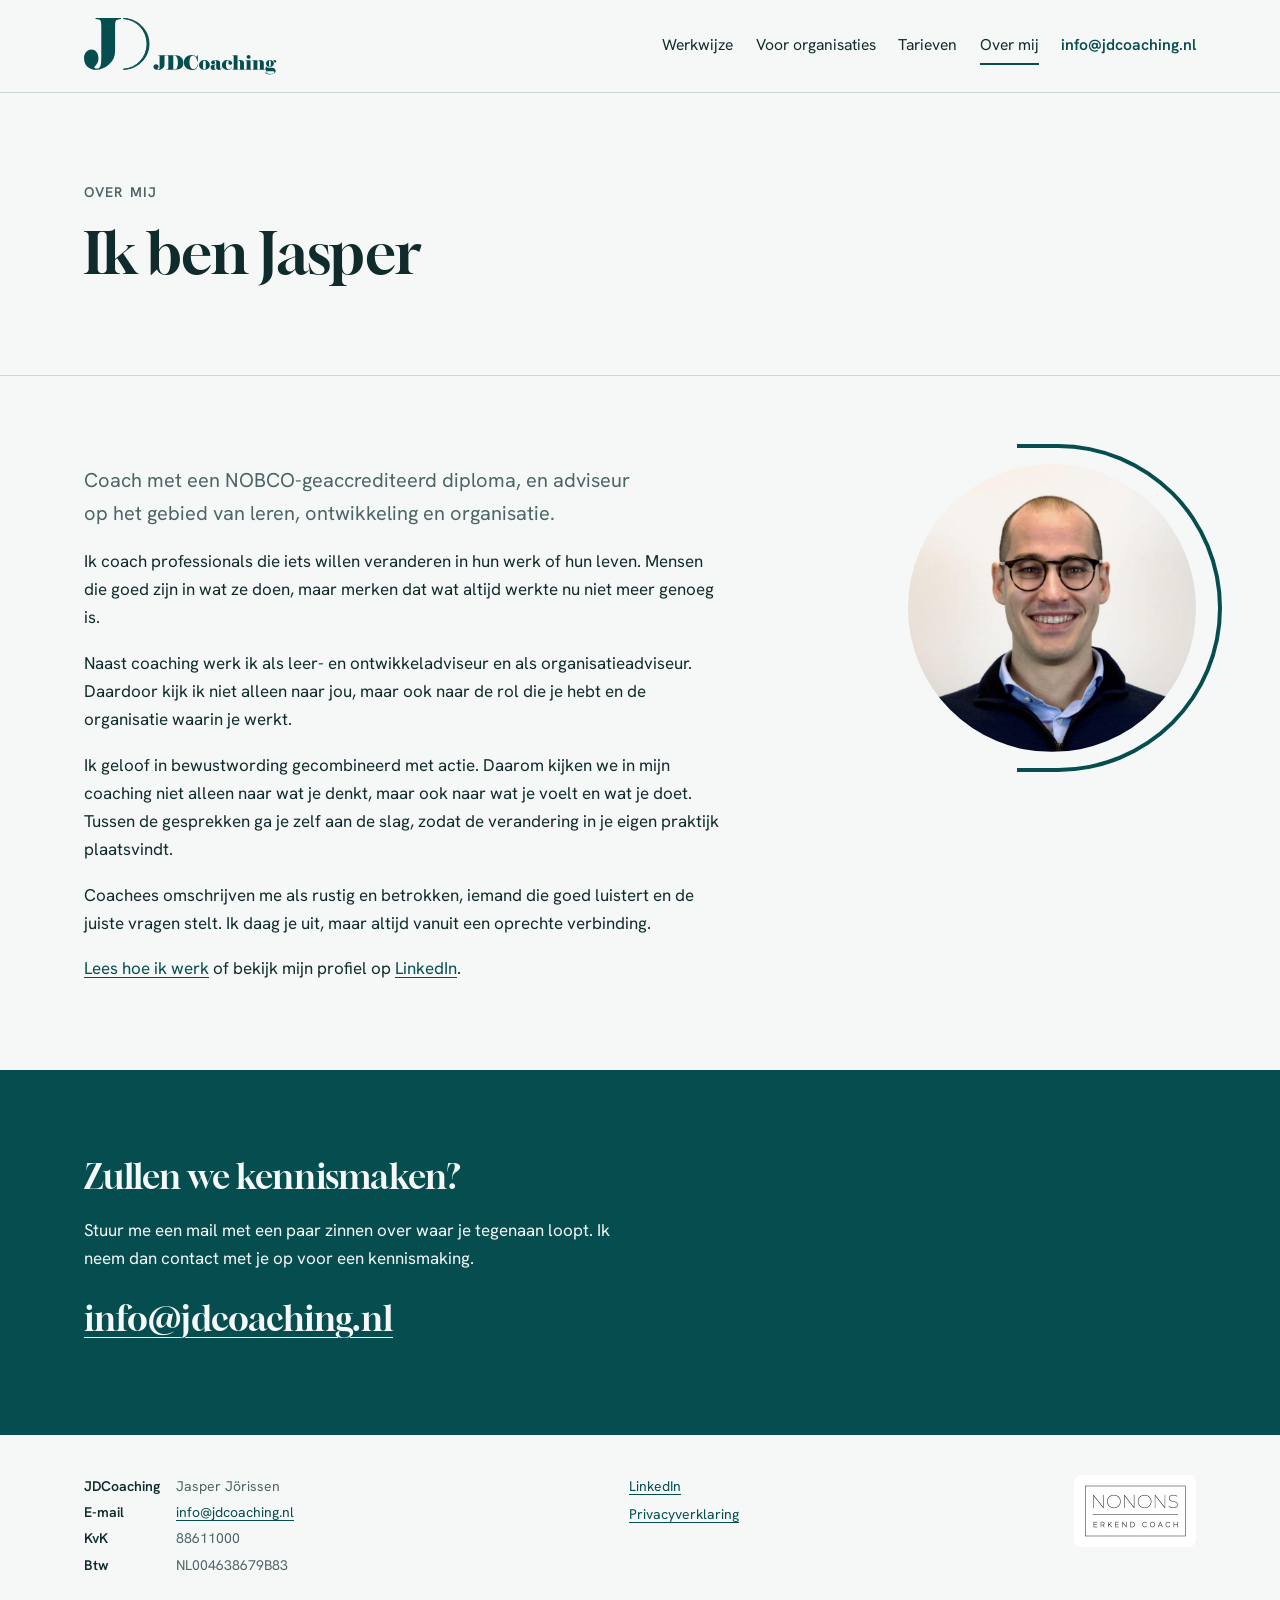
<file: docs/over-mij/index.html>
<!doctype html>
<html lang="nl">
<head>
<meta charset="utf-8">
<meta name="viewport" content="width=device-width, initial-scale=1, viewport-fit=cover">
<title>Over mij | JDCoaching</title>
<meta name="description" content="Jasper Jörissen is coach met een NOBCO-geaccrediteerd diploma, en leer-, ontwikkel- en organisatieadviseur.">
<link rel="canonical" href="https://jdcoaching.nl/over-mij/">
<meta property="og:type" content="website">
<meta property="og:locale" content="nl_NL">
<meta property="og:site_name" content="JDCoaching">
<meta property="og:title" content="Over mij | JDCoaching">
<meta property="og:description" content="Jasper Jörissen is coach met een NOBCO-geaccrediteerd diploma, en leer-, ontwikkel- en organisatieadviseur.">
<meta property="og:url" content="https://jdcoaching.nl/over-mij/">
<meta property="og:image" content="https://jdcoaching.nl/img/og.jpg">
<meta name="twitter:card" content="summary_large_image">
<link rel="icon" href="../img/favicon.svg" type="image/svg+xml">
<link rel="preconnect" href="https://fonts.googleapis.com"><link rel="preconnect" href="https://fonts.gstatic.com" crossorigin><link rel="stylesheet" href="https://fonts.googleapis.com/css2?family=Gloock&family=Hanken+Grotesk:wght@400;600;650&display=swap">
<link rel="stylesheet" href="../style.css">
<script type="application/ld+json">{"@context": "https://schema.org", "@type": "ProfessionalService", "name": "JDCoaching", "url": "https://jdcoaching.nl/", "email": "info@jdcoaching.nl", "founder": {"@type": "Person", "name": "Jasper Jörissen", "jobTitle": "Coach"}, "image": "https://jdcoaching.nl/img/jasper.jpg", "sameAs": ["https://www.linkedin.com/in/jasperjorissen/"], "priceRange": "€130 - €175"}</script>
</head>
<body>
<a class="skip" href="#inhoud">Naar de inhoud</a>
<header class="site-header"><div class="wrap">
  <a class="logo" href="../" aria-label="JDCoaching, naar de homepage"><svg xmlns="http://www.w3.org/2000/svg" fill="currentColor" role="img" aria-label="JDCoaching" viewBox="0 0 4903.43 1430.66"><path stroke="currentColor" stroke-width="24" stroke-miterlimit="10" d="m983.45,12.28v1.59c331.85,23.04,593.87,298.17,593.87,634.22s-262.02,611.18-593.87,634.22v1.59c354.7,0,642.25-284.66,642.25-635.82S1338.15,12.28,983.45,12.28Z"/><path d="m428.84,1074.03l2.81-80.46V218.66l-2.81-80.46c-2.81-38.48-9.14-64.42-18.98-77.84-9.84-13.39-23.9-21.56-42.18-24.49-18.28-2.9-33.75-4.65-46.4-5.25-12.65-.57-23.68-1.45-33.04-2.62V0h635.53v27.99l-66.08,7c-28.12,4.67-47.34,13.99-57.65,27.99-10.33,13.99-16.87,40.23-19.68,78.72l-2.81,80.46v606.99c0,128.3-49.45,238.2-148.34,329.73-98.91,91.56-208.34,137.31-328.31,137.31-88.54,0-160.82-25.64-216.84-76.97C28.01,1167.92,0,1096.2,0,1004.06,0,945.76,17.42,895.61,52.22,853.63c34.82-41.98,76.23-62.97,124.22-62.97,56.46,0,101.15,19.84,134.1,59.47,32.93,39.66,49.41,91.56,49.41,155.68,0,55.98-10.79,100.88-32.34,134.69-24.39,31.49-48.29,62.97-71.71,94.46,0,11.67,6.55,19.54,19.68,23.61,13.12,4.1,29.53,6.12,49.21,6.12,40.29,0,67.71-19.51,82.25-58.6,14.52-39.06,21.79-83.09,21.79-132.07Z"/><g><path d="m1890.13,1237.19l1-23v-221.5l-1-23c-1-11-3.25-18.41-6.75-22.25-3.5-3.83-8.5-6.16-15-7-6.5-.83-12-1.33-16.5-1.5-4.5-.16-8.42-.41-11.75-.75v-8h226v8l-23.5,2c-10,1.34-16.84,4-20.5,8-3.67,4-6,11.5-7,22.5l-1,23v173.5c0,36.67-17.59,68.09-52.75,94.25-35.17,26.17-74.09,39.25-116.75,39.25-31.48,0-57.19-7.33-77.11-22-19.93-14.66-29.89-35.16-29.89-61.5,0-16.66,6.2-31,18.57-43,12.38-12,27.11-18,44.17-18,20.08,0,35.97,5.67,47.69,17,11.71,11.34,17.57,26.17,17.57,44.5,0,16-3.84,28.84-11.5,38.5-8.67,9-17.17,18-25.5,27,0,3.34,2.33,5.59,7,6.75,4.66,1.17,10.5,1.75,17.5,1.75,14.33,0,24.08-5.58,29.25-16.75,5.16-11.16,7.75-23.75,7.75-37.75Z"/><path d="m2051.12,1294.69v-8c4.33,0,9.33-.25,15-.75,5.66-.5,12.08-1.16,19.25-2,7.16-.83,12.66-3.33,16.5-7.5,3.83-4.16,6.25-11.58,7.25-22.25l1-23v-237l-1-23c-1-10.66-3.5-18.16-7.5-22.5-4-4.33-9.59-7-16.75-8-7.17-1-13.67-1.58-19.5-1.75-5.84-.16-11.09-.41-15.75-.75v-8l186.5-1c39,0,75.75,3.67,110.25,11,34.5,7.34,66.33,26,95.5,56,29.16,30,43.75,72.34,43.75,127s-13.09,90.92-39.25,115.75c-26.17,24.84-53.84,40.34-83,46.5-29.17,6.17-63.09,9.25-101.75,9.25h-210.5Zm235-350c-4.67-2-11.92-3.33-21.75-4-9.84-.66-18.25-1-25.25-1h-6v345.5c2.33,0,4.5.09,6.5.25,2,.17,4.5.25,7.5.25,12.66,0,24.25-.83,34.75-2.5,10.5-1.66,20.33-5.91,29.5-12.75,9.16-6.83,18-25,26.5-54.5s12.75-59.75,12.75-90.75c0-43.33-5.25-82.08-15.75-116.25-10.5-34.16-26.75-55.58-48.75-64.25Z"/><path d="m2695.12,1300.69c-57.34,0-104.42-17.75-141.25-53.25-36.84-35.5-55.25-80.41-55.25-134.75s18.25-100.91,54.75-135.75c36.5-34.83,83.58-52.25,141.25-52.25,24.66,0,46,4.17,64,12.5l53,30c10,0,16.66-3.41,20-10.25,3.33-6.83,5.66-16.58,7-29.25h10v158h-8.5c-14.67-40.66-25.09-68.16-31.25-82.5-6.17-14.33-16.42-28.16-30.75-41.5-14.34-13.33-32.67-20-55-20-29,0-50.5,16.34-64.5,49-14,32.67-21,70.84-21,114.5,0,47,8.41,87.75,25.25,122.25,16.83,34.5,41.58,51.75,74.25,51.75,30.33,0,54.66-11,73-33,18.33-22,30.5-50.66,36.5-86l8.5,1.5c-4.67,40-19.84,73.17-45.5,99.5-25.67,26.34-63.84,39.5-114.5,39.5Z"/><path d="m3147.62,1176.19c0,35.34-13.42,64.75-40.25,88.25-26.84,23.5-58.42,35.25-94.75,35.25-38.34,0-70.42-11.75-96.25-35.25-25.84-23.5-38.75-52.91-38.75-88.25s13.08-64.75,39.25-88.25c26.16-23.5,58.08-35.25,95.75-35.25s68.75,11.67,95.25,35c26.5,23.34,39.75,52.84,39.75,88.5Zm-99.5-.5c0-4.66-.34-14-1-28-.67-14-1-22.33-1-25,0-18-2.75-32.83-8.25-44.5-5.5-11.66-14.09-17.5-25.75-17.5-10.67,0-18.84,6.09-24.5,18.25-5.67,12.17-8.5,26.75-8.5,43.75,0,6.34-.25,14.09-.75,23.25-.5,9.17-.92,19.09-1.25,29.75,0,4.67.33,14.25,1,28.75.66,14.5,1,22.92,1,25.25,0,18,2.75,32.84,8.25,44.5,5.5,11.67,13.91,17.5,25.25,17.5s19.33-6,25-18c5.66-12,8.5-26.66,8.5-44,0-6.66.16-14.58.5-23.75.33-9.16.83-19.25,1.5-30.25Z"/><path d="m3420.41,1270.19c7.89,0,13.4-4.94,16.52-14.82,3.12-9.88,4.69-21.69,4.69-35.42h7c0,29.42-5.25,48.82-15.75,58.18s-19.92,15.3-28.25,17.8c-8.34,2.5-19,3.76-32,3.76-14.34,0-27.09-3.67-38.25-11.02-11.17-7.34-17.92-17.19-20.25-29.54-5.34,13.52-14.25,23.66-26.75,30.41s-28.75,10.14-48.75,10.14c-21.34,0-38.67-5.84-52-17.53-13.34-11.69-20-27.89-20-48.61,0-16.7,4.16-30.14,12.5-40.33,8.33-10.19,16.83-16.45,25.5-18.79,8.66-2.34,22-4.34,40-6.02s31.25-3.59,39.75-5.77,14.58-4.51,18.25-7.02c3.66-2.5,5.5-6.76,5.5-12.77l-.49-45.59c0-13.02-1.66-22.38-4.95-28.05-3.3-5.68-10.23-8.52-20.79-8.52-6.6,0-12.13,1.51-16.59,4.52s-6.68,6.87-6.68,11.55c0,3.69,3.55,8.29,10.66,13.81,7.1,5.53,10.66,13.82,10.66,24.88,0,10.38-4.6,19.59-13.8,27.63s-24.16,12.05-44.88,12.05c-11.38,0-21.32-3.09-29.84-9.29-8.53-6.2-12.79-14.48-12.79-24.86,0-20.76,11.61-37.33,34.83-49.72s50.86-18.59,82.93-18.59c27.06,0,51.95,5.61,74.66,16.83s34.08,28.55,34.08,51.98v115.03c0,10.72.98,18.93,2.96,24.62,1.64,6.03,5.75,9.04,12.33,9.04Zm-112.29-15.01v-95.52l-1.48-.5c-2.97,4-8.49,7.76-16.57,11.26s-13.68,6.92-16.81,10.25c-3.13,3.34-5.6,9.76-7.41,19.26s-2.72,19.25-2.72,29.25c0,15.01,1.15,27.02,3.46,36.02,2.3,9,7.58,13.5,15.83,13.5,6.26,0,11.78-2.5,16.56-7.5s7.83-10.34,9.15-16.01Z"/><path d="m3599.62,1060.69c-9.34,0-17.17,3.67-23.5,11-6.34,7.34-11.25,16.34-14.75,27-3.5,10.67-6,22.25-7.5,34.75s-2.25,24.59-2.25,36.25c0,30.34,5.09,56.75,15.3,79.25,10.2,22.5,28.17,33.75,53.92,33.75,18.39,0,34.44-5.75,48.15-17.25s24.08-26.08,31.1-43.75l7.52,4c-22.38,49.34-62.45,74-120.23,74-38.08,0-70.47-11.25-97.19-33.75s-40.08-52.25-40.08-89.25,13.1-67.33,39.32-90c26.22-22.66,58.87-34,97.95-34,14.69,0,28.22,1.59,40.58,4.75,12.36,3.17,23.96,7.5,34.82,13,10.85,5.5,21.2,13.34,31.05,23.5,9.85,10.17,14.78,22.09,14.78,35.75,0,12.34-3.86,22.25-11.56,29.75s-19.09,11.25-34.17,11.25c-13.07,0-24.88-4.58-35.44-13.75-10.55-9.16-15.83-19.58-15.83-31.25,0-9,1.83-17.66,5.5-26,3.66-8.33,5.5-15.33,5.5-21,0-5.33-2-9.66-6-13-4-3.33-9.67-5-17-5Z"/><path d="m3839.1,1094.69c6.29-13.33,15.06-23.66,26.32-31,11.26-7.33,27.32-11,48.19-11,23.12,0,43.58,6.25,61.34,18.75s26.66,28.59,26.66,48.25v112.5l.5,23c0,12,1,19.92,3,23.75,2,3.84,7.83,6.25,17.5,7.25l11,.5v8h-154.8v-8l6.45-.5c8.92,0,14.38-2,16.37-6s2.98-12.33,2.98-25l.5-23v-102l-.5-20.5c0-14-2.32-24-6.95-30-4.63-6-11.58-9-20.84-9-11.25,0-19.27,3.67-24.06,11-4.8,7.34-8.68,14.84-11.66,22.5v128l.5,23c0,13,.91,21.42,2.73,25.25,1.81,3.84,7.35,5.75,16.62,5.75l6.45.5v8h-155.3v-8l11.5-.5c9.66-1,15.5-3.33,17.5-7,2-3.66,3-11.66,3-24l.5-23v-247l-.5-20.5c0-9-1.42-15.25-4.25-18.75-2.84-3.5-8.92-5.75-18.25-6.75l-19-1v-8h138.5v118.5c0,11-.17,20.25-.5,27.75-.34,7.5-.84,13.59-1.51,18.25Z"/><path d="m4200.1,1294.69h-162.53v-8l12.01-.5c9.67-1,15.52-3.33,17.52-7,2-3.66,3.01-11.66,3.01-24l.5-23v-119.5l-.5-20.5c-.67-8-1.67-14-3-18-1.34-4-7.34-6.5-18-7.5l-13.5-1v-8h131.5v174.5l.5,23c0,12,1,19.92,3,23.75,2,3.84,7.83,6.25,17.5,7.25l12,.5v8Zm-131-320.5c0-13,4.77-24.08,14.32-33.25,9.55-9.16,21.02-13.75,34.43-13.75s25.38,4.42,34.92,13.25c9.55,8.84,14.33,20.09,14.33,33.75s-4.78,24.59-14.33,33.75c-9.55,9.17-21.19,13.75-34.92,13.75s-24.88-4.58-34.43-13.75c-9.55-9.16-14.32-20.41-14.32-33.75Z"/><path d="m4401.6,1130.19l-.5-20.5c0-26-9.09-39-27.28-39-11.58,0-19.77,3.67-24.56,11-4.8,7.34-8.68,14.84-11.66,22.5v128l.5,23c0,13.67,1.23,22.34,3.72,26,2.48,3.67,9.84,5.5,22.08,5.5v8h-155.8v-8l12-.5c9.66-1,15.5-3.33,17.5-7,2-3.66,3-11.66,3-24l.5-23v-119.5l-.5-20.5c-.67-8-1.67-14-3-18-1.34-4-7.34-6.5-18-7.5l-11.5-1v-8h127.5v37.5c3.66-9.33,10.25-18.75,19.75-28.25s27.91-14.25,55.25-14.25c23.66,0,44.16,6.67,61.5,20,17.33,13.34,26,29,26,47v112.5l.5,23c0,12,1,19.92,3,23.75,2,3.84,7.83,6.25,17.5,7.25l11,.5v8h-154.8v-8c11.91,0,19.18-1.91,21.83-5.75,2.64-3.83,3.97-12.41,3.97-25.75l.5-23v-102Z"/><path d="m4726.1,1080.19c3.66-8.33,9.33-15,17-20,7.66-5,17-7.5,28-7.5,11.66,0,21,3,28,9s10.5,14.17,10.5,24.5c0,8-2.65,14.67-7.95,20-5.3,5.34-12.25,8-20.86,8-7.95,0-14.66-2.25-20.12-6.75-5.47-4.5-8.2-11.08-8.2-19.75,0-4.66,1.52-9.08,4.55-13.25,3.04-4.16,4.56-7.25,4.56-9.25,0-1.33-1.32-2-3.95-2-4.28,0-9.06,1.75-14.33,5.25-5.27,3.5-9.55,8.75-12.85,15.75,6.04,6.34,10.73,14.25,14.09,23.75s5.04,19.42,5.04,29.75c0,25.34-9.7,45.75-29.09,61.25s-42.12,23.25-68.2,23.25c-16.05,0-31.76-3.02-47.13-9.05-7.02-.63-13.71.51-20.06,3.43s-9.52,7.63-9.52,14.12c0,4.67,2.5,8.17,7.5,10.5,4.66,2.67,10,4,16,4h106.5c27.33,0,49.16,7.79,65.5,23.36,16.33,15.58,24.5,35.12,24.5,58.64,0,29.17-13.75,50.62-41.25,64.38-27.5,13.74-59.75,20.62-96.75,20.62-30.34,0-56.92-3.7-79.75-11.06-22.84-7.38-34.25-20.3-34.25-38.74,0-8.72,3.41-15.68,10.25-20.88,6.83-5.21,15.41-8.81,25.75-10.82-13.34-7.64-23.75-16.19-31.25-25.64-7.5-9.47-11.25-21-11.25-34.62,0-16.59,5.5-30.7,16.5-42.33,11-11.62,24.16-18.59,39.5-20.91-12.34-8-21.92-17.75-28.75-29.25-6.84-11.5-10.25-24.75-10.25-39.75,0-25.66,9.58-46.33,28.75-62,19.16-15.66,42.25-23.5,69.25-23.5,30.33,0,55,9.17,74,27.5Zm-137,255c-9.34,1.33-16.09,4.08-20.25,8.25-4.17,4.16-6.25,10.25-6.25,18.25,0,13.33,9.75,23.41,29.25,30.25,19.5,6.83,41.91,10.25,67.25,10.25,31.66,0,57.16-3.5,76.5-10.5,19.33-7,29-18.17,29-33.5,0-9.34-4.34-15.5-13-18.5-8.67-3-21-4.5-37-4.5h-125.5Zm86.5-197.5l-1.5-36.5c0-12.33-1.67-22.16-5-29.5-3.34-7.33-9.17-11-17.5-11-7.67,0-13.25,3.75-16.75,11.25s-5.25,17.25-5.25,29.25l-1.5,36.5,1.5,36.5c0,11.67,1.83,21.25,5.5,28.75,3.66,7.5,9.33,11.25,17,11.25s13.25-3.66,16.75-11c3.5-7.33,5.25-17,5.25-29l1.5-36.5Z"/></g></svg></a>
  <nav class="nav" aria-label="Hoofdmenu"><a href="../werkwijze/">Werkwijze</a><a href="../werkgevers/">Voor organisaties</a><a href="../kosten/">Tarieven</a><a href="../over-mij/" aria-current="page">Over mij</a><a class="nav-mail" href="mailto:info@jdcoaching.nl">info@jdcoaching.nl</a></nav>
</div></header>
<main id="inhoud">

<section class="page-hero"><div class="wrap">
  <p class="eyebrow">Over mij</p>
  <h1>Ik ben Jasper</h1>
</div></section>

<section><div class="wrap about">
  <div class="prose">
    <p class="lead">Coach met een NOBCO-geaccrediteerd diploma, en adviseur op het gebied van leren, ontwikkeling en organisatie.</p>
    <p>Ik coach professionals die iets willen veranderen in hun werk of hun leven. Mensen die goed zijn in wat ze doen, maar merken dat wat altijd werkte nu niet meer genoeg is.</p>
    <p>Naast coaching werk ik als leer- en ontwikkeladviseur en als organisatieadviseur. Daardoor kijk ik niet alleen naar jou, maar ook naar de rol die je hebt en de organisatie waarin je werkt.</p>
    <p>Ik geloof in bewustwording gecombineerd met actie. Daarom kijken we in mijn coaching niet alleen naar wat je denkt, maar ook naar wat je voelt en wat je doet. Tussen de gesprekken ga je zelf aan de slag, zodat de verandering in je eigen praktijk plaatsvindt.</p>
    <p>Coachees omschrijven me als rustig en betrokken, iemand die goed luistert en de juiste vragen stelt. Ik daag je uit, maar altijd vanuit een oprechte verbinding.</p>
    <p><a href="../werkwijze/">Lees hoe ik werk</a> of bekijk mijn profiel op <a href="https://www.linkedin.com/in/jasperjorissen/" rel="noopener">LinkedIn</a>.</p>
  </div>
  <div class="portrait"><img src="../img/jasper.jpg" width="800" height="800" alt="Portret van Jasper Jörissen"></div>
</div></section>

<section class="cta"><div class="wrap">
  <h2>Zullen we kennismaken?</h2>
  <p>Stuur me een mail met een paar zinnen over waar je tegenaan loopt. Ik neem dan contact met je op voor een kennismaking.</p>
  <a class="mail" href="mailto:info@jdcoaching.nl">info@jdcoaching.nl</a>
</div></section>

</main>
<footer class="site-footer"><div class="wrap">
  <dl>
    <dt>JDCoaching</dt><dd>Jasper Jörissen</dd>
    <dt>E-mail</dt><dd><a href="mailto:info@jdcoaching.nl">info@jdcoaching.nl</a></dd>
    <dt>KvK</dt><dd>88611000</dd>
    <dt>Btw</dt><dd>NL004638679B83</dd>
  </dl>
  <div class="footer-links">
    <a href="https://www.linkedin.com/in/jasperjorissen/" rel="noopener">LinkedIn</a>
    <a href="../privacy/">Privacyverklaring</a>
  </div>
  <img class="badge" src="../img/nobco.jpg" width="220" height="120" alt="NONONS erkend coach, NOBCO-geaccrediteerde opleiding">
</div></footer>
</body>
</html>
</file>
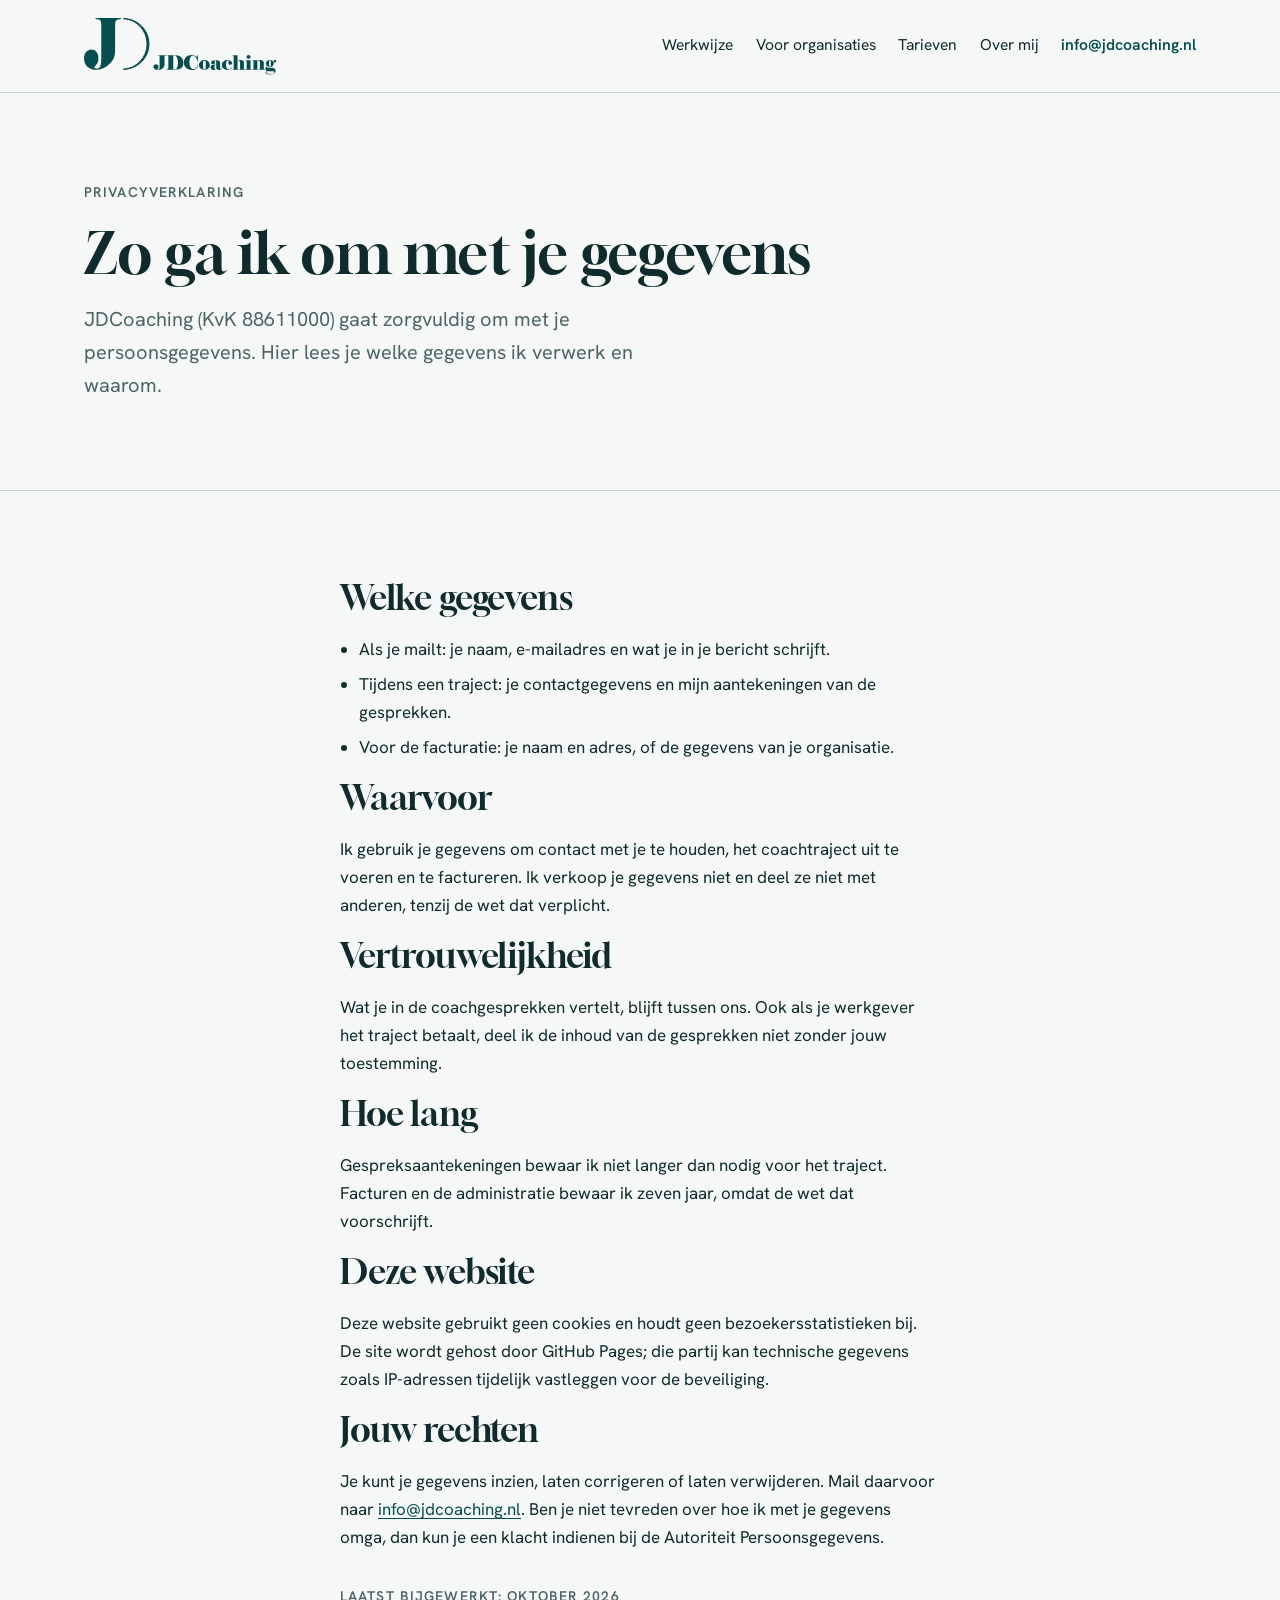
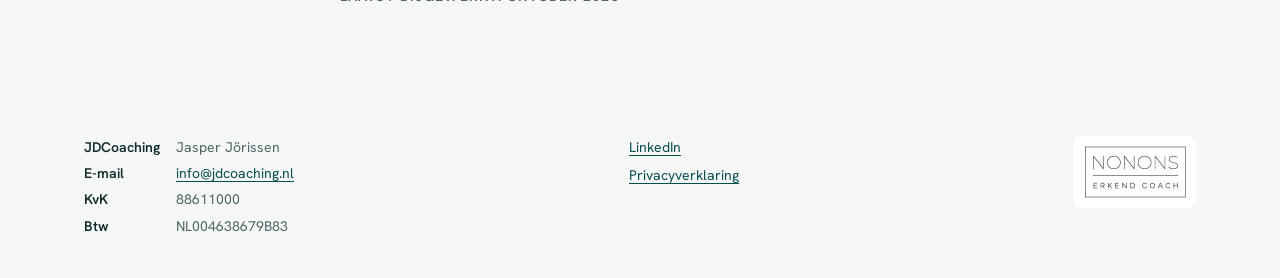
<file: docs/privacy/index.html>
<!doctype html>
<html lang="nl">
<head>
<meta charset="utf-8">
<meta name="viewport" content="width=device-width, initial-scale=1, viewport-fit=cover">
<title>Privacyverklaring | JDCoaching</title>
<meta name="description" content="Welke persoonsgegevens JDCoaching verwerkt, waarom, hoe lang en wat je rechten zijn.">
<link rel="canonical" href="https://jdcoaching.nl/privacy/">
<meta property="og:type" content="website">
<meta property="og:locale" content="nl_NL">
<meta property="og:site_name" content="JDCoaching">
<meta property="og:title" content="Privacyverklaring | JDCoaching">
<meta property="og:description" content="Welke persoonsgegevens JDCoaching verwerkt, waarom, hoe lang en wat je rechten zijn.">
<meta property="og:url" content="https://jdcoaching.nl/privacy/">
<meta property="og:image" content="https://jdcoaching.nl/img/og.jpg">
<meta name="twitter:card" content="summary_large_image">
<link rel="icon" href="../img/favicon.svg" type="image/svg+xml">
<link rel="preconnect" href="https://fonts.googleapis.com"><link rel="preconnect" href="https://fonts.gstatic.com" crossorigin><link rel="stylesheet" href="https://fonts.googleapis.com/css2?family=Gloock&family=Hanken+Grotesk:wght@400;600;650&display=swap">
<link rel="stylesheet" href="../style.css">
<script type="application/ld+json">{"@context": "https://schema.org", "@type": "ProfessionalService", "name": "JDCoaching", "url": "https://jdcoaching.nl/", "email": "info@jdcoaching.nl", "founder": {"@type": "Person", "name": "Jasper Jörissen", "jobTitle": "Coach"}, "image": "https://jdcoaching.nl/img/jasper.jpg", "sameAs": ["https://www.linkedin.com/in/jasperjorissen/"], "priceRange": "€130 - €175"}</script>
</head>
<body>
<a class="skip" href="#inhoud">Naar de inhoud</a>
<header class="site-header"><div class="wrap">
  <a class="logo" href="../" aria-label="JDCoaching, naar de homepage"><svg xmlns="http://www.w3.org/2000/svg" fill="currentColor" role="img" aria-label="JDCoaching" viewBox="0 0 4903.43 1430.66"><path stroke="currentColor" stroke-width="24" stroke-miterlimit="10" d="m983.45,12.28v1.59c331.85,23.04,593.87,298.17,593.87,634.22s-262.02,611.18-593.87,634.22v1.59c354.7,0,642.25-284.66,642.25-635.82S1338.15,12.28,983.45,12.28Z"/><path d="m428.84,1074.03l2.81-80.46V218.66l-2.81-80.46c-2.81-38.48-9.14-64.42-18.98-77.84-9.84-13.39-23.9-21.56-42.18-24.49-18.28-2.9-33.75-4.65-46.4-5.25-12.65-.57-23.68-1.45-33.04-2.62V0h635.53v27.99l-66.08,7c-28.12,4.67-47.34,13.99-57.65,27.99-10.33,13.99-16.87,40.23-19.68,78.72l-2.81,80.46v606.99c0,128.3-49.45,238.2-148.34,329.73-98.91,91.56-208.34,137.31-328.31,137.31-88.54,0-160.82-25.64-216.84-76.97C28.01,1167.92,0,1096.2,0,1004.06,0,945.76,17.42,895.61,52.22,853.63c34.82-41.98,76.23-62.97,124.22-62.97,56.46,0,101.15,19.84,134.1,59.47,32.93,39.66,49.41,91.56,49.41,155.68,0,55.98-10.79,100.88-32.34,134.69-24.39,31.49-48.29,62.97-71.71,94.46,0,11.67,6.55,19.54,19.68,23.61,13.12,4.1,29.53,6.12,49.21,6.12,40.29,0,67.71-19.51,82.25-58.6,14.52-39.06,21.79-83.09,21.79-132.07Z"/><g><path d="m1890.13,1237.19l1-23v-221.5l-1-23c-1-11-3.25-18.41-6.75-22.25-3.5-3.83-8.5-6.16-15-7-6.5-.83-12-1.33-16.5-1.5-4.5-.16-8.42-.41-11.75-.75v-8h226v8l-23.5,2c-10,1.34-16.84,4-20.5,8-3.67,4-6,11.5-7,22.5l-1,23v173.5c0,36.67-17.59,68.09-52.75,94.25-35.17,26.17-74.09,39.25-116.75,39.25-31.48,0-57.19-7.33-77.11-22-19.93-14.66-29.89-35.16-29.89-61.5,0-16.66,6.2-31,18.57-43,12.38-12,27.11-18,44.17-18,20.08,0,35.97,5.67,47.69,17,11.71,11.34,17.57,26.17,17.57,44.5,0,16-3.84,28.84-11.5,38.5-8.67,9-17.17,18-25.5,27,0,3.34,2.33,5.59,7,6.75,4.66,1.17,10.5,1.75,17.5,1.75,14.33,0,24.08-5.58,29.25-16.75,5.16-11.16,7.75-23.75,7.75-37.75Z"/><path d="m2051.12,1294.69v-8c4.33,0,9.33-.25,15-.75,5.66-.5,12.08-1.16,19.25-2,7.16-.83,12.66-3.33,16.5-7.5,3.83-4.16,6.25-11.58,7.25-22.25l1-23v-237l-1-23c-1-10.66-3.5-18.16-7.5-22.5-4-4.33-9.59-7-16.75-8-7.17-1-13.67-1.58-19.5-1.75-5.84-.16-11.09-.41-15.75-.75v-8l186.5-1c39,0,75.75,3.67,110.25,11,34.5,7.34,66.33,26,95.5,56,29.16,30,43.75,72.34,43.75,127s-13.09,90.92-39.25,115.75c-26.17,24.84-53.84,40.34-83,46.5-29.17,6.17-63.09,9.25-101.75,9.25h-210.5Zm235-350c-4.67-2-11.92-3.33-21.75-4-9.84-.66-18.25-1-25.25-1h-6v345.5c2.33,0,4.5.09,6.5.25,2,.17,4.5.25,7.5.25,12.66,0,24.25-.83,34.75-2.5,10.5-1.66,20.33-5.91,29.5-12.75,9.16-6.83,18-25,26.5-54.5s12.75-59.75,12.75-90.75c0-43.33-5.25-82.08-15.75-116.25-10.5-34.16-26.75-55.58-48.75-64.25Z"/><path d="m2695.12,1300.69c-57.34,0-104.42-17.75-141.25-53.25-36.84-35.5-55.25-80.41-55.25-134.75s18.25-100.91,54.75-135.75c36.5-34.83,83.58-52.25,141.25-52.25,24.66,0,46,4.17,64,12.5l53,30c10,0,16.66-3.41,20-10.25,3.33-6.83,5.66-16.58,7-29.25h10v158h-8.5c-14.67-40.66-25.09-68.16-31.25-82.5-6.17-14.33-16.42-28.16-30.75-41.5-14.34-13.33-32.67-20-55-20-29,0-50.5,16.34-64.5,49-14,32.67-21,70.84-21,114.5,0,47,8.41,87.75,25.25,122.25,16.83,34.5,41.58,51.75,74.25,51.75,30.33,0,54.66-11,73-33,18.33-22,30.5-50.66,36.5-86l8.5,1.5c-4.67,40-19.84,73.17-45.5,99.5-25.67,26.34-63.84,39.5-114.5,39.5Z"/><path d="m3147.62,1176.19c0,35.34-13.42,64.75-40.25,88.25-26.84,23.5-58.42,35.25-94.75,35.25-38.34,0-70.42-11.75-96.25-35.25-25.84-23.5-38.75-52.91-38.75-88.25s13.08-64.75,39.25-88.25c26.16-23.5,58.08-35.25,95.75-35.25s68.75,11.67,95.25,35c26.5,23.34,39.75,52.84,39.75,88.5Zm-99.5-.5c0-4.66-.34-14-1-28-.67-14-1-22.33-1-25,0-18-2.75-32.83-8.25-44.5-5.5-11.66-14.09-17.5-25.75-17.5-10.67,0-18.84,6.09-24.5,18.25-5.67,12.17-8.5,26.75-8.5,43.75,0,6.34-.25,14.09-.75,23.25-.5,9.17-.92,19.09-1.25,29.75,0,4.67.33,14.25,1,28.75.66,14.5,1,22.92,1,25.25,0,18,2.75,32.84,8.25,44.5,5.5,11.67,13.91,17.5,25.25,17.5s19.33-6,25-18c5.66-12,8.5-26.66,8.5-44,0-6.66.16-14.58.5-23.75.33-9.16.83-19.25,1.5-30.25Z"/><path d="m3420.41,1270.19c7.89,0,13.4-4.94,16.52-14.82,3.12-9.88,4.69-21.69,4.69-35.42h7c0,29.42-5.25,48.82-15.75,58.18s-19.92,15.3-28.25,17.8c-8.34,2.5-19,3.76-32,3.76-14.34,0-27.09-3.67-38.25-11.02-11.17-7.34-17.92-17.19-20.25-29.54-5.34,13.52-14.25,23.66-26.75,30.41s-28.75,10.14-48.75,10.14c-21.34,0-38.67-5.84-52-17.53-13.34-11.69-20-27.89-20-48.61,0-16.7,4.16-30.14,12.5-40.33,8.33-10.19,16.83-16.45,25.5-18.79,8.66-2.34,22-4.34,40-6.02s31.25-3.59,39.75-5.77,14.58-4.51,18.25-7.02c3.66-2.5,5.5-6.76,5.5-12.77l-.49-45.59c0-13.02-1.66-22.38-4.95-28.05-3.3-5.68-10.23-8.52-20.79-8.52-6.6,0-12.13,1.51-16.59,4.52s-6.68,6.87-6.68,11.55c0,3.69,3.55,8.29,10.66,13.81,7.1,5.53,10.66,13.82,10.66,24.88,0,10.38-4.6,19.59-13.8,27.63s-24.16,12.05-44.88,12.05c-11.38,0-21.32-3.09-29.84-9.29-8.53-6.2-12.79-14.48-12.79-24.86,0-20.76,11.61-37.33,34.83-49.72s50.86-18.59,82.93-18.59c27.06,0,51.95,5.61,74.66,16.83s34.08,28.55,34.08,51.98v115.03c0,10.72.98,18.93,2.96,24.62,1.64,6.03,5.75,9.04,12.33,9.04Zm-112.29-15.01v-95.52l-1.48-.5c-2.97,4-8.49,7.76-16.57,11.26s-13.68,6.92-16.81,10.25c-3.13,3.34-5.6,9.76-7.41,19.26s-2.72,19.25-2.72,29.25c0,15.01,1.15,27.02,3.46,36.02,2.3,9,7.58,13.5,15.83,13.5,6.26,0,11.78-2.5,16.56-7.5s7.83-10.34,9.15-16.01Z"/><path d="m3599.62,1060.69c-9.34,0-17.17,3.67-23.5,11-6.34,7.34-11.25,16.34-14.75,27-3.5,10.67-6,22.25-7.5,34.75s-2.25,24.59-2.25,36.25c0,30.34,5.09,56.75,15.3,79.25,10.2,22.5,28.17,33.75,53.92,33.75,18.39,0,34.44-5.75,48.15-17.25s24.08-26.08,31.1-43.75l7.52,4c-22.38,49.34-62.45,74-120.23,74-38.08,0-70.47-11.25-97.19-33.75s-40.08-52.25-40.08-89.25,13.1-67.33,39.32-90c26.22-22.66,58.87-34,97.95-34,14.69,0,28.22,1.59,40.58,4.75,12.36,3.17,23.96,7.5,34.82,13,10.85,5.5,21.2,13.34,31.05,23.5,9.85,10.17,14.78,22.09,14.78,35.75,0,12.34-3.86,22.25-11.56,29.75s-19.09,11.25-34.17,11.25c-13.07,0-24.88-4.58-35.44-13.75-10.55-9.16-15.83-19.58-15.83-31.25,0-9,1.83-17.66,5.5-26,3.66-8.33,5.5-15.33,5.5-21,0-5.33-2-9.66-6-13-4-3.33-9.67-5-17-5Z"/><path d="m3839.1,1094.69c6.29-13.33,15.06-23.66,26.32-31,11.26-7.33,27.32-11,48.19-11,23.12,0,43.58,6.25,61.34,18.75s26.66,28.59,26.66,48.25v112.5l.5,23c0,12,1,19.92,3,23.75,2,3.84,7.83,6.25,17.5,7.25l11,.5v8h-154.8v-8l6.45-.5c8.92,0,14.38-2,16.37-6s2.98-12.33,2.98-25l.5-23v-102l-.5-20.5c0-14-2.32-24-6.95-30-4.63-6-11.58-9-20.84-9-11.25,0-19.27,3.67-24.06,11-4.8,7.34-8.68,14.84-11.66,22.5v128l.5,23c0,13,.91,21.42,2.73,25.25,1.81,3.84,7.35,5.75,16.62,5.75l6.45.5v8h-155.3v-8l11.5-.5c9.66-1,15.5-3.33,17.5-7,2-3.66,3-11.66,3-24l.5-23v-247l-.5-20.5c0-9-1.42-15.25-4.25-18.75-2.84-3.5-8.92-5.75-18.25-6.75l-19-1v-8h138.5v118.5c0,11-.17,20.25-.5,27.75-.34,7.5-.84,13.59-1.51,18.25Z"/><path d="m4200.1,1294.69h-162.53v-8l12.01-.5c9.67-1,15.52-3.33,17.52-7,2-3.66,3.01-11.66,3.01-24l.5-23v-119.5l-.5-20.5c-.67-8-1.67-14-3-18-1.34-4-7.34-6.5-18-7.5l-13.5-1v-8h131.5v174.5l.5,23c0,12,1,19.92,3,23.75,2,3.84,7.83,6.25,17.5,7.25l12,.5v8Zm-131-320.5c0-13,4.77-24.08,14.32-33.25,9.55-9.16,21.02-13.75,34.43-13.75s25.38,4.42,34.92,13.25c9.55,8.84,14.33,20.09,14.33,33.75s-4.78,24.59-14.33,33.75c-9.55,9.17-21.19,13.75-34.92,13.75s-24.88-4.58-34.43-13.75c-9.55-9.16-14.32-20.41-14.32-33.75Z"/><path d="m4401.6,1130.19l-.5-20.5c0-26-9.09-39-27.28-39-11.58,0-19.77,3.67-24.56,11-4.8,7.34-8.68,14.84-11.66,22.5v128l.5,23c0,13.67,1.23,22.34,3.72,26,2.48,3.67,9.84,5.5,22.08,5.5v8h-155.8v-8l12-.5c9.66-1,15.5-3.33,17.5-7,2-3.66,3-11.66,3-24l.5-23v-119.5l-.5-20.5c-.67-8-1.67-14-3-18-1.34-4-7.34-6.5-18-7.5l-11.5-1v-8h127.5v37.5c3.66-9.33,10.25-18.75,19.75-28.25s27.91-14.25,55.25-14.25c23.66,0,44.16,6.67,61.5,20,17.33,13.34,26,29,26,47v112.5l.5,23c0,12,1,19.92,3,23.75,2,3.84,7.83,6.25,17.5,7.25l11,.5v8h-154.8v-8c11.91,0,19.18-1.91,21.83-5.75,2.64-3.83,3.97-12.41,3.97-25.75l.5-23v-102Z"/><path d="m4726.1,1080.19c3.66-8.33,9.33-15,17-20,7.66-5,17-7.5,28-7.5,11.66,0,21,3,28,9s10.5,14.17,10.5,24.5c0,8-2.65,14.67-7.95,20-5.3,5.34-12.25,8-20.86,8-7.95,0-14.66-2.25-20.12-6.75-5.47-4.5-8.2-11.08-8.2-19.75,0-4.66,1.52-9.08,4.55-13.25,3.04-4.16,4.56-7.25,4.56-9.25,0-1.33-1.32-2-3.95-2-4.28,0-9.06,1.75-14.33,5.25-5.27,3.5-9.55,8.75-12.85,15.75,6.04,6.34,10.73,14.25,14.09,23.75s5.04,19.42,5.04,29.75c0,25.34-9.7,45.75-29.09,61.25s-42.12,23.25-68.2,23.25c-16.05,0-31.76-3.02-47.13-9.05-7.02-.63-13.71.51-20.06,3.43s-9.52,7.63-9.52,14.12c0,4.67,2.5,8.17,7.5,10.5,4.66,2.67,10,4,16,4h106.5c27.33,0,49.16,7.79,65.5,23.36,16.33,15.58,24.5,35.12,24.5,58.64,0,29.17-13.75,50.62-41.25,64.38-27.5,13.74-59.75,20.62-96.75,20.62-30.34,0-56.92-3.7-79.75-11.06-22.84-7.38-34.25-20.3-34.25-38.74,0-8.72,3.41-15.68,10.25-20.88,6.83-5.21,15.41-8.81,25.75-10.82-13.34-7.64-23.75-16.19-31.25-25.64-7.5-9.47-11.25-21-11.25-34.62,0-16.59,5.5-30.7,16.5-42.33,11-11.62,24.16-18.59,39.5-20.91-12.34-8-21.92-17.75-28.75-29.25-6.84-11.5-10.25-24.75-10.25-39.75,0-25.66,9.58-46.33,28.75-62,19.16-15.66,42.25-23.5,69.25-23.5,30.33,0,55,9.17,74,27.5Zm-137,255c-9.34,1.33-16.09,4.08-20.25,8.25-4.17,4.16-6.25,10.25-6.25,18.25,0,13.33,9.75,23.41,29.25,30.25,19.5,6.83,41.91,10.25,67.25,10.25,31.66,0,57.16-3.5,76.5-10.5,19.33-7,29-18.17,29-33.5,0-9.34-4.34-15.5-13-18.5-8.67-3-21-4.5-37-4.5h-125.5Zm86.5-197.5l-1.5-36.5c0-12.33-1.67-22.16-5-29.5-3.34-7.33-9.17-11-17.5-11-7.67,0-13.25,3.75-16.75,11.25s-5.25,17.25-5.25,29.25l-1.5,36.5,1.5,36.5c0,11.67,1.83,21.25,5.5,28.75,3.66,7.5,9.33,11.25,17,11.25s13.25-3.66,16.75-11c3.5-7.33,5.25-17,5.25-29l1.5-36.5Z"/></g></svg></a>
  <nav class="nav" aria-label="Hoofdmenu"><a href="../werkwijze/">Werkwijze</a><a href="../werkgevers/">Voor organisaties</a><a href="../kosten/">Tarieven</a><a href="../over-mij/">Over mij</a><a class="nav-mail" href="mailto:info@jdcoaching.nl">info@jdcoaching.nl</a></nav>
</div></header>
<main id="inhoud">

<section class="page-hero"><div class="wrap">
  <p class="eyebrow">Privacyverklaring</p>
  <h1>Zo ga ik om met je gegevens</h1>
  <p class="lead">JDCoaching (KvK 88611000) gaat zorgvuldig om met je persoonsgegevens. Hier lees je welke gegevens ik verwerk en waarom.</p>
</div></section>

<section><div class="wrap prose">
  <h2>Welke gegevens</h2>
  <ul>
    <li>Als je mailt: je naam, e-mailadres en wat je in je bericht schrijft.</li>
    <li>Tijdens een traject: je contactgegevens en mijn aantekeningen van de gesprekken.</li>
    <li>Voor de facturatie: je naam en adres, of de gegevens van je organisatie.</li>
  </ul>

  <h2>Waarvoor</h2>
  <p>Ik gebruik je gegevens om contact met je te houden, het coachtraject uit te voeren en te factureren. Ik verkoop je gegevens niet en deel ze niet met anderen, tenzij de wet dat verplicht.</p>

  <h2>Vertrouwelijkheid</h2>
  <p>Wat je in de coachgesprekken vertelt, blijft tussen ons. Ook als je werkgever het traject betaalt, deel ik de inhoud van de gesprekken niet zonder jouw toestemming.</p>

  <h2>Hoe lang</h2>
  <p>Gespreksaantekeningen bewaar ik niet langer dan nodig voor het traject. Facturen en de administratie bewaar ik zeven jaar, omdat de wet dat voorschrijft.</p>

  <h2>Deze website</h2>
  <p>Deze website gebruikt geen cookies en houdt geen bezoekersstatistieken bij. De site wordt gehost door GitHub Pages; die partij kan technische gegevens zoals IP-adressen tijdelijk vastleggen voor de beveiliging.</p>

  <h2>Jouw rechten</h2>
  <p>Je kunt je gegevens inzien, laten corrigeren of laten verwijderen. Mail daarvoor naar <a href="mailto:info@jdcoaching.nl">info@jdcoaching.nl</a>. Ben je niet tevreden over hoe ik met je gegevens omga, dan kun je een klacht indienen bij de Autoriteit Persoonsgegevens.</p>

  <p class="eyebrow" style="margin-top:1rem">Laatst bijgewerkt: oktober 2026</p>
</div></section>

</main>
<footer class="site-footer"><div class="wrap">
  <dl>
    <dt>JDCoaching</dt><dd>Jasper Jörissen</dd>
    <dt>E-mail</dt><dd><a href="mailto:info@jdcoaching.nl">info@jdcoaching.nl</a></dd>
    <dt>KvK</dt><dd>88611000</dd>
    <dt>Btw</dt><dd>NL004638679B83</dd>
  </dl>
  <div class="footer-links">
    <a href="https://www.linkedin.com/in/jasperjorissen/" rel="noopener">LinkedIn</a>
    <a href="../privacy/">Privacyverklaring</a>
  </div>
  <img class="badge" src="../img/nobco.jpg" width="220" height="120" alt="NONONS erkend coach, NOBCO-geaccrediteerde opleiding">
</div></footer>
</body>
</html>
</file>
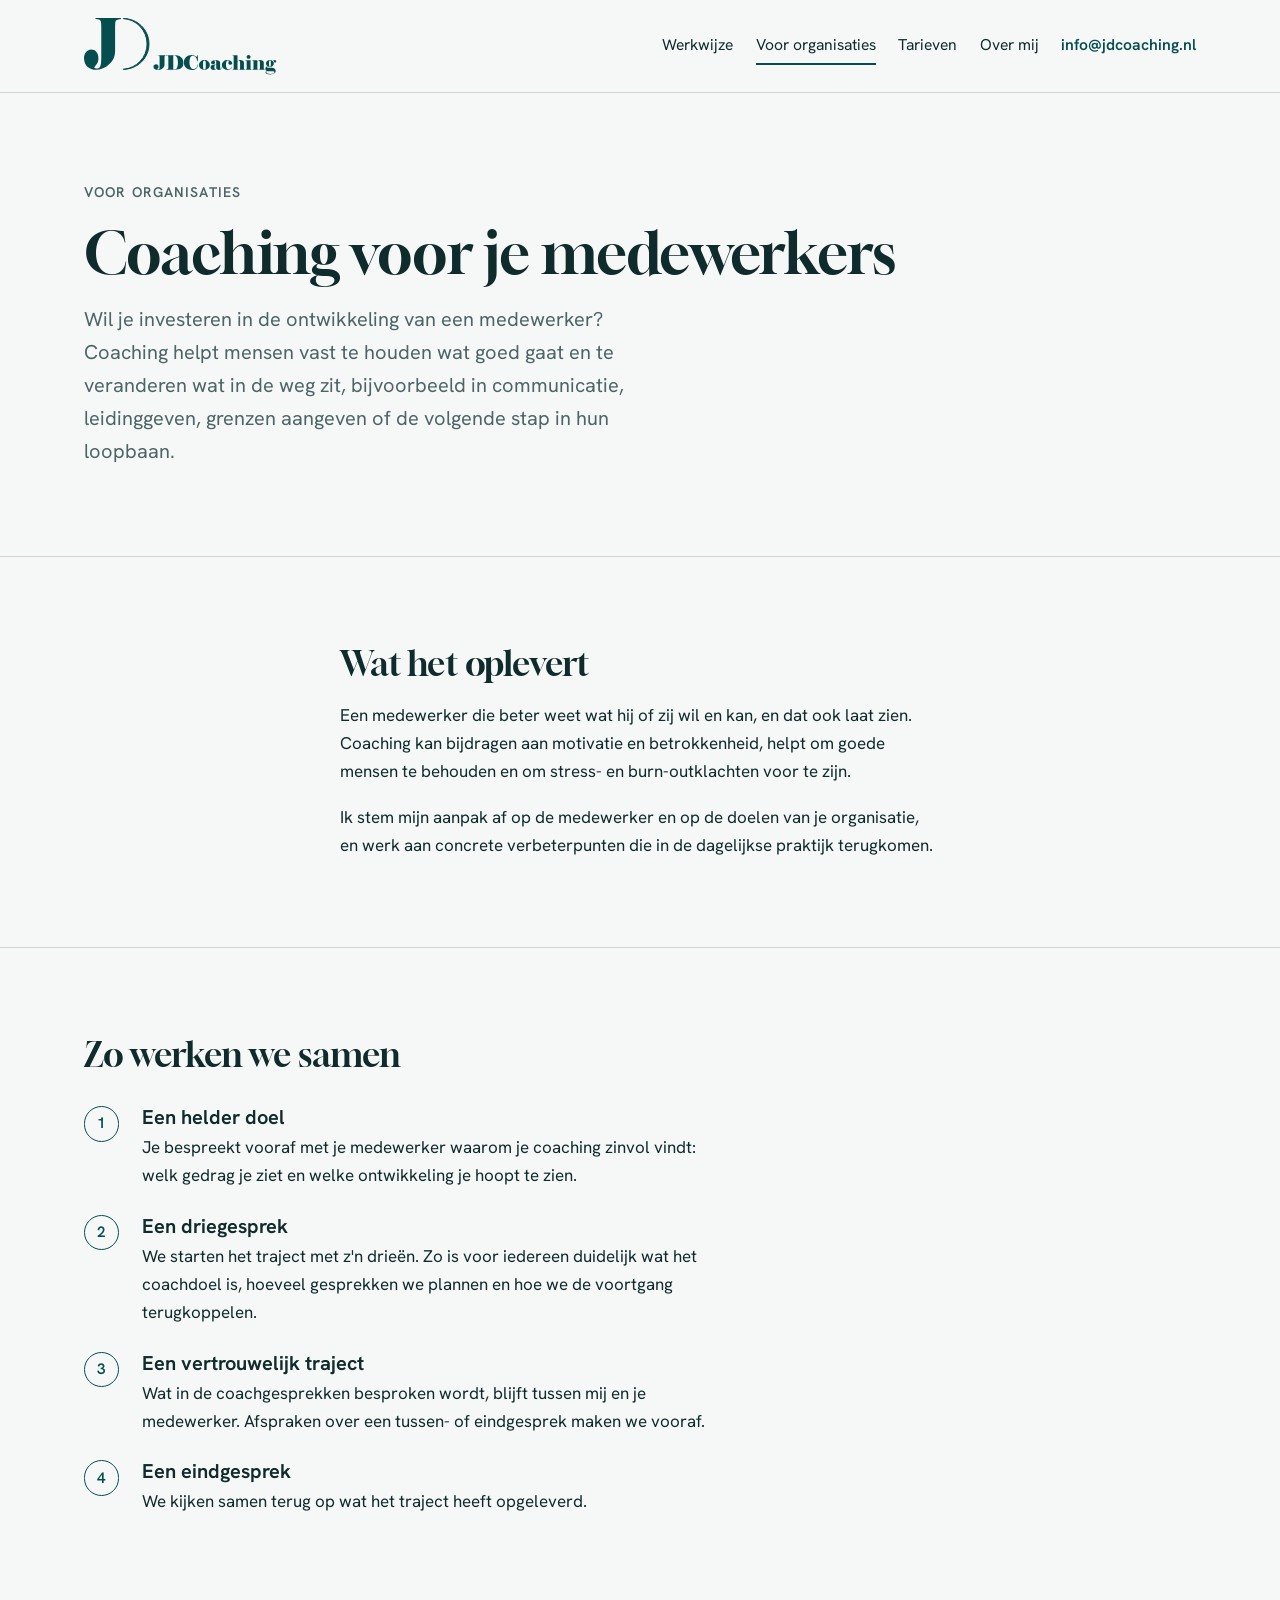
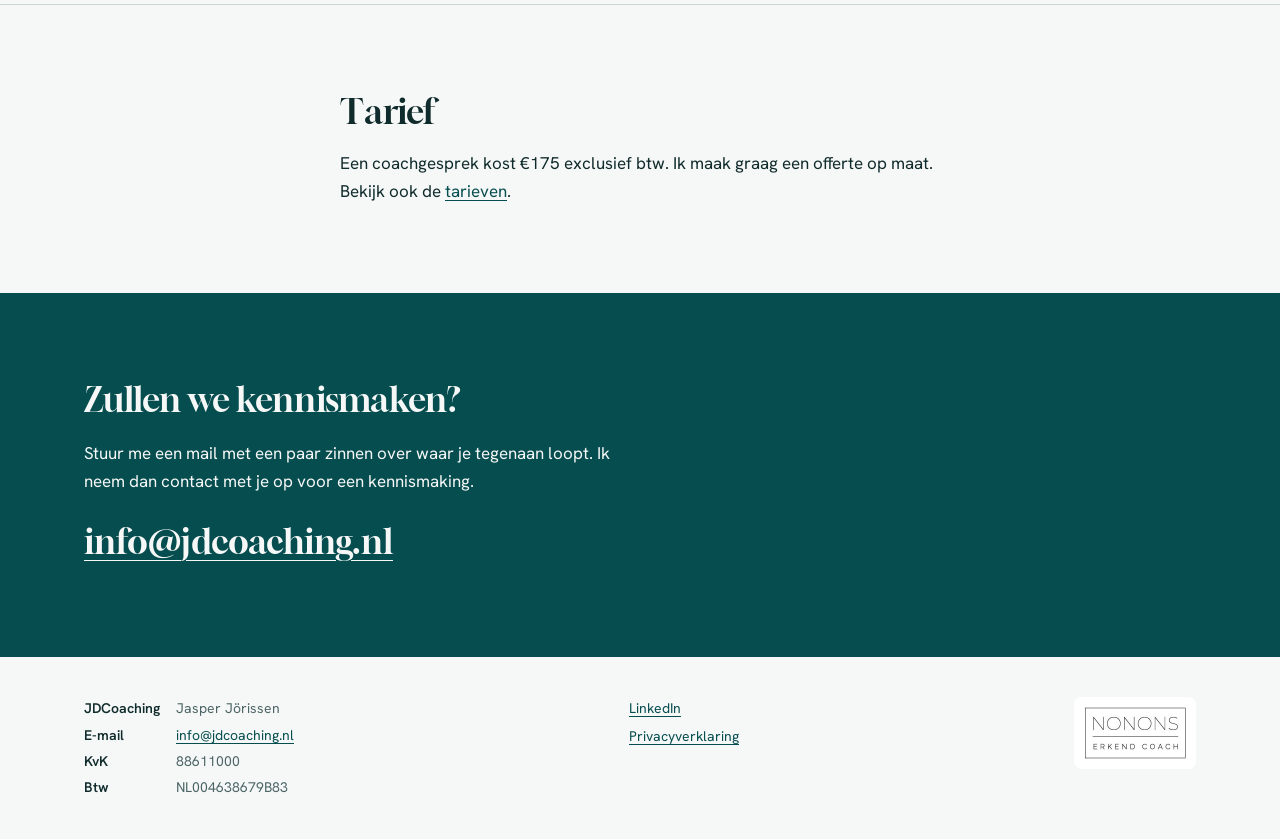
<file: docs/werkgevers/index.html>
<!doctype html>
<html lang="nl">
<head>
<meta charset="utf-8">
<meta name="viewport" content="width=device-width, initial-scale=1, viewport-fit=cover">
<title>Coaching voor organisaties | JDCoaching</title>
<meta name="description" content="Coaching voor je medewerkers: een helder doel, een driegesprek bij de start en een vertrouwelijk traject. €175 per gesprek, excl. btw.">
<link rel="canonical" href="https://jdcoaching.nl/werkgevers/">
<meta property="og:type" content="website">
<meta property="og:locale" content="nl_NL">
<meta property="og:site_name" content="JDCoaching">
<meta property="og:title" content="Coaching voor organisaties | JDCoaching">
<meta property="og:description" content="Coaching voor je medewerkers: een helder doel, een driegesprek bij de start en een vertrouwelijk traject. €175 per gesprek, excl. btw.">
<meta property="og:url" content="https://jdcoaching.nl/werkgevers/">
<meta property="og:image" content="https://jdcoaching.nl/img/og.jpg">
<meta name="twitter:card" content="summary_large_image">
<link rel="icon" href="../img/favicon.svg" type="image/svg+xml">
<link rel="preconnect" href="https://fonts.googleapis.com"><link rel="preconnect" href="https://fonts.gstatic.com" crossorigin><link rel="stylesheet" href="https://fonts.googleapis.com/css2?family=Gloock&family=Hanken+Grotesk:wght@400;600;650&display=swap">
<link rel="stylesheet" href="../style.css">
<script type="application/ld+json">{"@context": "https://schema.org", "@type": "ProfessionalService", "name": "JDCoaching", "url": "https://jdcoaching.nl/", "email": "info@jdcoaching.nl", "founder": {"@type": "Person", "name": "Jasper Jörissen", "jobTitle": "Coach"}, "image": "https://jdcoaching.nl/img/jasper.jpg", "sameAs": ["https://www.linkedin.com/in/jasperjorissen/"], "priceRange": "€130 - €175"}</script>
</head>
<body>
<a class="skip" href="#inhoud">Naar de inhoud</a>
<header class="site-header"><div class="wrap">
  <a class="logo" href="../" aria-label="JDCoaching, naar de homepage"><svg xmlns="http://www.w3.org/2000/svg" fill="currentColor" role="img" aria-label="JDCoaching" viewBox="0 0 4903.43 1430.66"><path stroke="currentColor" stroke-width="24" stroke-miterlimit="10" d="m983.45,12.28v1.59c331.85,23.04,593.87,298.17,593.87,634.22s-262.02,611.18-593.87,634.22v1.59c354.7,0,642.25-284.66,642.25-635.82S1338.15,12.28,983.45,12.28Z"/><path d="m428.84,1074.03l2.81-80.46V218.66l-2.81-80.46c-2.81-38.48-9.14-64.42-18.98-77.84-9.84-13.39-23.9-21.56-42.18-24.49-18.28-2.9-33.75-4.65-46.4-5.25-12.65-.57-23.68-1.45-33.04-2.62V0h635.53v27.99l-66.08,7c-28.12,4.67-47.34,13.99-57.65,27.99-10.33,13.99-16.87,40.23-19.68,78.72l-2.81,80.46v606.99c0,128.3-49.45,238.2-148.34,329.73-98.91,91.56-208.34,137.31-328.31,137.31-88.54,0-160.82-25.64-216.84-76.97C28.01,1167.92,0,1096.2,0,1004.06,0,945.76,17.42,895.61,52.22,853.63c34.82-41.98,76.23-62.97,124.22-62.97,56.46,0,101.15,19.84,134.1,59.47,32.93,39.66,49.41,91.56,49.41,155.68,0,55.98-10.79,100.88-32.34,134.69-24.39,31.49-48.29,62.97-71.71,94.46,0,11.67,6.55,19.54,19.68,23.61,13.12,4.1,29.53,6.12,49.21,6.12,40.29,0,67.71-19.51,82.25-58.6,14.52-39.06,21.79-83.09,21.79-132.07Z"/><g><path d="m1890.13,1237.19l1-23v-221.5l-1-23c-1-11-3.25-18.41-6.75-22.25-3.5-3.83-8.5-6.16-15-7-6.5-.83-12-1.33-16.5-1.5-4.5-.16-8.42-.41-11.75-.75v-8h226v8l-23.5,2c-10,1.34-16.84,4-20.5,8-3.67,4-6,11.5-7,22.5l-1,23v173.5c0,36.67-17.59,68.09-52.75,94.25-35.17,26.17-74.09,39.25-116.75,39.25-31.48,0-57.19-7.33-77.11-22-19.93-14.66-29.89-35.16-29.89-61.5,0-16.66,6.2-31,18.57-43,12.38-12,27.11-18,44.17-18,20.08,0,35.97,5.67,47.69,17,11.71,11.34,17.57,26.17,17.57,44.5,0,16-3.84,28.84-11.5,38.5-8.67,9-17.17,18-25.5,27,0,3.34,2.33,5.59,7,6.75,4.66,1.17,10.5,1.75,17.5,1.75,14.33,0,24.08-5.58,29.25-16.75,5.16-11.16,7.75-23.75,7.75-37.75Z"/><path d="m2051.12,1294.69v-8c4.33,0,9.33-.25,15-.75,5.66-.5,12.08-1.16,19.25-2,7.16-.83,12.66-3.33,16.5-7.5,3.83-4.16,6.25-11.58,7.25-22.25l1-23v-237l-1-23c-1-10.66-3.5-18.16-7.5-22.5-4-4.33-9.59-7-16.75-8-7.17-1-13.67-1.58-19.5-1.75-5.84-.16-11.09-.41-15.75-.75v-8l186.5-1c39,0,75.75,3.67,110.25,11,34.5,7.34,66.33,26,95.5,56,29.16,30,43.75,72.34,43.75,127s-13.09,90.92-39.25,115.75c-26.17,24.84-53.84,40.34-83,46.5-29.17,6.17-63.09,9.25-101.75,9.25h-210.5Zm235-350c-4.67-2-11.92-3.33-21.75-4-9.84-.66-18.25-1-25.25-1h-6v345.5c2.33,0,4.5.09,6.5.25,2,.17,4.5.25,7.5.25,12.66,0,24.25-.83,34.75-2.5,10.5-1.66,20.33-5.91,29.5-12.75,9.16-6.83,18-25,26.5-54.5s12.75-59.75,12.75-90.75c0-43.33-5.25-82.08-15.75-116.25-10.5-34.16-26.75-55.58-48.75-64.25Z"/><path d="m2695.12,1300.69c-57.34,0-104.42-17.75-141.25-53.25-36.84-35.5-55.25-80.41-55.25-134.75s18.25-100.91,54.75-135.75c36.5-34.83,83.58-52.25,141.25-52.25,24.66,0,46,4.17,64,12.5l53,30c10,0,16.66-3.41,20-10.25,3.33-6.83,5.66-16.58,7-29.25h10v158h-8.5c-14.67-40.66-25.09-68.16-31.25-82.5-6.17-14.33-16.42-28.16-30.75-41.5-14.34-13.33-32.67-20-55-20-29,0-50.5,16.34-64.5,49-14,32.67-21,70.84-21,114.5,0,47,8.41,87.75,25.25,122.25,16.83,34.5,41.58,51.75,74.25,51.75,30.33,0,54.66-11,73-33,18.33-22,30.5-50.66,36.5-86l8.5,1.5c-4.67,40-19.84,73.17-45.5,99.5-25.67,26.34-63.84,39.5-114.5,39.5Z"/><path d="m3147.62,1176.19c0,35.34-13.42,64.75-40.25,88.25-26.84,23.5-58.42,35.25-94.75,35.25-38.34,0-70.42-11.75-96.25-35.25-25.84-23.5-38.75-52.91-38.75-88.25s13.08-64.75,39.25-88.25c26.16-23.5,58.08-35.25,95.75-35.25s68.75,11.67,95.25,35c26.5,23.34,39.75,52.84,39.75,88.5Zm-99.5-.5c0-4.66-.34-14-1-28-.67-14-1-22.33-1-25,0-18-2.75-32.83-8.25-44.5-5.5-11.66-14.09-17.5-25.75-17.5-10.67,0-18.84,6.09-24.5,18.25-5.67,12.17-8.5,26.75-8.5,43.75,0,6.34-.25,14.09-.75,23.25-.5,9.17-.92,19.09-1.25,29.75,0,4.67.33,14.25,1,28.75.66,14.5,1,22.92,1,25.25,0,18,2.75,32.84,8.25,44.5,5.5,11.67,13.91,17.5,25.25,17.5s19.33-6,25-18c5.66-12,8.5-26.66,8.5-44,0-6.66.16-14.58.5-23.75.33-9.16.83-19.25,1.5-30.25Z"/><path d="m3420.41,1270.19c7.89,0,13.4-4.94,16.52-14.82,3.12-9.88,4.69-21.69,4.69-35.42h7c0,29.42-5.25,48.82-15.75,58.18s-19.92,15.3-28.25,17.8c-8.34,2.5-19,3.76-32,3.76-14.34,0-27.09-3.67-38.25-11.02-11.17-7.34-17.92-17.19-20.25-29.54-5.34,13.52-14.25,23.66-26.75,30.41s-28.75,10.14-48.75,10.14c-21.34,0-38.67-5.84-52-17.53-13.34-11.69-20-27.89-20-48.61,0-16.7,4.16-30.14,12.5-40.33,8.33-10.19,16.83-16.45,25.5-18.79,8.66-2.34,22-4.34,40-6.02s31.25-3.59,39.75-5.77,14.58-4.51,18.25-7.02c3.66-2.5,5.5-6.76,5.5-12.77l-.49-45.59c0-13.02-1.66-22.38-4.95-28.05-3.3-5.68-10.23-8.52-20.79-8.52-6.6,0-12.13,1.51-16.59,4.52s-6.68,6.87-6.68,11.55c0,3.69,3.55,8.29,10.66,13.81,7.1,5.53,10.66,13.82,10.66,24.88,0,10.38-4.6,19.59-13.8,27.63s-24.16,12.05-44.88,12.05c-11.38,0-21.32-3.09-29.84-9.29-8.53-6.2-12.79-14.48-12.79-24.86,0-20.76,11.61-37.33,34.83-49.72s50.86-18.59,82.93-18.59c27.06,0,51.95,5.61,74.66,16.83s34.08,28.55,34.08,51.98v115.03c0,10.72.98,18.93,2.96,24.62,1.64,6.03,5.75,9.04,12.33,9.04Zm-112.29-15.01v-95.52l-1.48-.5c-2.97,4-8.49,7.76-16.57,11.26s-13.68,6.92-16.81,10.25c-3.13,3.34-5.6,9.76-7.41,19.26s-2.72,19.25-2.72,29.25c0,15.01,1.15,27.02,3.46,36.02,2.3,9,7.58,13.5,15.83,13.5,6.26,0,11.78-2.5,16.56-7.5s7.83-10.34,9.15-16.01Z"/><path d="m3599.62,1060.69c-9.34,0-17.17,3.67-23.5,11-6.34,7.34-11.25,16.34-14.75,27-3.5,10.67-6,22.25-7.5,34.75s-2.25,24.59-2.25,36.25c0,30.34,5.09,56.75,15.3,79.25,10.2,22.5,28.17,33.75,53.92,33.75,18.39,0,34.44-5.75,48.15-17.25s24.08-26.08,31.1-43.75l7.52,4c-22.38,49.34-62.45,74-120.23,74-38.08,0-70.47-11.25-97.19-33.75s-40.08-52.25-40.08-89.25,13.1-67.33,39.32-90c26.22-22.66,58.87-34,97.95-34,14.69,0,28.22,1.59,40.58,4.75,12.36,3.17,23.96,7.5,34.82,13,10.85,5.5,21.2,13.34,31.05,23.5,9.85,10.17,14.78,22.09,14.78,35.75,0,12.34-3.86,22.25-11.56,29.75s-19.09,11.25-34.17,11.25c-13.07,0-24.88-4.58-35.44-13.75-10.55-9.16-15.83-19.58-15.83-31.25,0-9,1.83-17.66,5.5-26,3.66-8.33,5.5-15.33,5.5-21,0-5.33-2-9.66-6-13-4-3.33-9.67-5-17-5Z"/><path d="m3839.1,1094.69c6.29-13.33,15.06-23.66,26.32-31,11.26-7.33,27.32-11,48.19-11,23.12,0,43.58,6.25,61.34,18.75s26.66,28.59,26.66,48.25v112.5l.5,23c0,12,1,19.92,3,23.75,2,3.84,7.83,6.25,17.5,7.25l11,.5v8h-154.8v-8l6.45-.5c8.92,0,14.38-2,16.37-6s2.98-12.33,2.98-25l.5-23v-102l-.5-20.5c0-14-2.32-24-6.95-30-4.63-6-11.58-9-20.84-9-11.25,0-19.27,3.67-24.06,11-4.8,7.34-8.68,14.84-11.66,22.5v128l.5,23c0,13,.91,21.42,2.73,25.25,1.81,3.84,7.35,5.75,16.62,5.75l6.45.5v8h-155.3v-8l11.5-.5c9.66-1,15.5-3.33,17.5-7,2-3.66,3-11.66,3-24l.5-23v-247l-.5-20.5c0-9-1.42-15.25-4.25-18.75-2.84-3.5-8.92-5.75-18.25-6.75l-19-1v-8h138.5v118.5c0,11-.17,20.25-.5,27.75-.34,7.5-.84,13.59-1.51,18.25Z"/><path d="m4200.1,1294.69h-162.53v-8l12.01-.5c9.67-1,15.52-3.33,17.52-7,2-3.66,3.01-11.66,3.01-24l.5-23v-119.5l-.5-20.5c-.67-8-1.67-14-3-18-1.34-4-7.34-6.5-18-7.5l-13.5-1v-8h131.5v174.5l.5,23c0,12,1,19.92,3,23.75,2,3.84,7.83,6.25,17.5,7.25l12,.5v8Zm-131-320.5c0-13,4.77-24.08,14.32-33.25,9.55-9.16,21.02-13.75,34.43-13.75s25.38,4.42,34.92,13.25c9.55,8.84,14.33,20.09,14.33,33.75s-4.78,24.59-14.33,33.75c-9.55,9.17-21.19,13.75-34.92,13.75s-24.88-4.58-34.43-13.75c-9.55-9.16-14.32-20.41-14.32-33.75Z"/><path d="m4401.6,1130.19l-.5-20.5c0-26-9.09-39-27.28-39-11.58,0-19.77,3.67-24.56,11-4.8,7.34-8.68,14.84-11.66,22.5v128l.5,23c0,13.67,1.23,22.34,3.72,26,2.48,3.67,9.84,5.5,22.08,5.5v8h-155.8v-8l12-.5c9.66-1,15.5-3.33,17.5-7,2-3.66,3-11.66,3-24l.5-23v-119.5l-.5-20.5c-.67-8-1.67-14-3-18-1.34-4-7.34-6.5-18-7.5l-11.5-1v-8h127.5v37.5c3.66-9.33,10.25-18.75,19.75-28.25s27.91-14.25,55.25-14.25c23.66,0,44.16,6.67,61.5,20,17.33,13.34,26,29,26,47v112.5l.5,23c0,12,1,19.92,3,23.75,2,3.84,7.83,6.25,17.5,7.25l11,.5v8h-154.8v-8c11.91,0,19.18-1.91,21.83-5.75,2.64-3.83,3.97-12.41,3.97-25.75l.5-23v-102Z"/><path d="m4726.1,1080.19c3.66-8.33,9.33-15,17-20,7.66-5,17-7.5,28-7.5,11.66,0,21,3,28,9s10.5,14.17,10.5,24.5c0,8-2.65,14.67-7.95,20-5.3,5.34-12.25,8-20.86,8-7.95,0-14.66-2.25-20.12-6.75-5.47-4.5-8.2-11.08-8.2-19.75,0-4.66,1.52-9.08,4.55-13.25,3.04-4.16,4.56-7.25,4.56-9.25,0-1.33-1.32-2-3.95-2-4.28,0-9.06,1.75-14.33,5.25-5.27,3.5-9.55,8.75-12.85,15.75,6.04,6.34,10.73,14.25,14.09,23.75s5.04,19.42,5.04,29.75c0,25.34-9.7,45.75-29.09,61.25s-42.12,23.25-68.2,23.25c-16.05,0-31.76-3.02-47.13-9.05-7.02-.63-13.71.51-20.06,3.43s-9.52,7.63-9.52,14.12c0,4.67,2.5,8.17,7.5,10.5,4.66,2.67,10,4,16,4h106.5c27.33,0,49.16,7.79,65.5,23.36,16.33,15.58,24.5,35.12,24.5,58.64,0,29.17-13.75,50.62-41.25,64.38-27.5,13.74-59.75,20.62-96.75,20.62-30.34,0-56.92-3.7-79.75-11.06-22.84-7.38-34.25-20.3-34.25-38.74,0-8.72,3.41-15.68,10.25-20.88,6.83-5.21,15.41-8.81,25.75-10.82-13.34-7.64-23.75-16.19-31.25-25.64-7.5-9.47-11.25-21-11.25-34.62,0-16.59,5.5-30.7,16.5-42.33,11-11.62,24.16-18.59,39.5-20.91-12.34-8-21.92-17.75-28.75-29.25-6.84-11.5-10.25-24.75-10.25-39.75,0-25.66,9.58-46.33,28.75-62,19.16-15.66,42.25-23.5,69.25-23.5,30.33,0,55,9.17,74,27.5Zm-137,255c-9.34,1.33-16.09,4.08-20.25,8.25-4.17,4.16-6.25,10.25-6.25,18.25,0,13.33,9.75,23.41,29.25,30.25,19.5,6.83,41.91,10.25,67.25,10.25,31.66,0,57.16-3.5,76.5-10.5,19.33-7,29-18.17,29-33.5,0-9.34-4.34-15.5-13-18.5-8.67-3-21-4.5-37-4.5h-125.5Zm86.5-197.5l-1.5-36.5c0-12.33-1.67-22.16-5-29.5-3.34-7.33-9.17-11-17.5-11-7.67,0-13.25,3.75-16.75,11.25s-5.25,17.25-5.25,29.25l-1.5,36.5,1.5,36.5c0,11.67,1.83,21.25,5.5,28.75,3.66,7.5,9.33,11.25,17,11.25s13.25-3.66,16.75-11c3.5-7.33,5.25-17,5.25-29l1.5-36.5Z"/></g></svg></a>
  <nav class="nav" aria-label="Hoofdmenu"><a href="../werkwijze/">Werkwijze</a><a href="../werkgevers/" aria-current="page">Voor organisaties</a><a href="../kosten/">Tarieven</a><a href="../over-mij/">Over mij</a><a class="nav-mail" href="mailto:info@jdcoaching.nl">info@jdcoaching.nl</a></nav>
</div></header>
<main id="inhoud">

<section class="page-hero"><div class="wrap">
  <p class="eyebrow">Voor organisaties</p>
  <h1>Coaching voor je medewerkers</h1>
  <p class="lead">Wil je investeren in de ontwikkeling van een medewerker? Coaching helpt mensen vast te houden wat goed gaat en te veranderen wat in de weg zit, bijvoorbeeld in communicatie, leidinggeven, grenzen aangeven of de volgende stap in hun loopbaan.</p>
</div></section>

<section><div class="wrap prose">
  <h2>Wat het oplevert</h2>
  <p>Een medewerker die beter weet wat hij of zij wil en kan, en dat ook laat zien. Coaching kan bijdragen aan motivatie en betrokkenheid, helpt om goede mensen te behouden en om stress- en burn-outklachten voor te zijn.</p>
  <p>Ik stem mijn aanpak af op de medewerker en op de doelen van je organisatie, en werk aan concrete verbeterpunten die in de dagelijkse praktijk terugkomen.</p>
</div></section>

<section><div class="wrap">
  <div class="section-head"><h2>Zo werken we samen</h2></div>
  <ol class="steps">
    <li><h3>Een helder doel</h3><p>Je bespreekt vooraf met je medewerker waarom je coaching zinvol vindt: welk gedrag je ziet en welke ontwikkeling je hoopt te zien.</p></li>
    <li><h3>Een driegesprek</h3><p>We starten het traject met z'n drieën. Zo is voor iedereen duidelijk wat het coachdoel is, hoeveel gesprekken we plannen en hoe we de voortgang terugkoppelen.</p></li>
    <li><h3>Een vertrouwelijk traject</h3><p>Wat in de coachgesprekken besproken wordt, blijft tussen mij en je medewerker. Afspraken over een tussen- of eindgesprek maken we vooraf.</p></li>
    <li><h3>Een eindgesprek</h3><p>We kijken samen terug op wat het traject heeft opgeleverd.</p></li>
  </ol>
</div></section>

<section><div class="wrap prose">
  <h2>Tarief</h2>
  <p>Een coachgesprek kost €175 exclusief btw. Ik maak graag een offerte op maat. Bekijk ook de <a href="../kosten/">tarieven</a>.</p>
</div></section>

<section class="cta"><div class="wrap">
  <h2>Zullen we kennismaken?</h2>
  <p>Stuur me een mail met een paar zinnen over waar je tegenaan loopt. Ik neem dan contact met je op voor een kennismaking.</p>
  <a class="mail" href="mailto:info@jdcoaching.nl">info@jdcoaching.nl</a>
</div></section>

</main>
<footer class="site-footer"><div class="wrap">
  <dl>
    <dt>JDCoaching</dt><dd>Jasper Jörissen</dd>
    <dt>E-mail</dt><dd><a href="mailto:info@jdcoaching.nl">info@jdcoaching.nl</a></dd>
    <dt>KvK</dt><dd>88611000</dd>
    <dt>Btw</dt><dd>NL004638679B83</dd>
  </dl>
  <div class="footer-links">
    <a href="https://www.linkedin.com/in/jasperjorissen/" rel="noopener">LinkedIn</a>
    <a href="../privacy/">Privacyverklaring</a>
  </div>
  <img class="badge" src="../img/nobco.jpg" width="220" height="120" alt="NONONS erkend coach, NOBCO-geaccrediteerde opleiding">
</div></footer>
</body>
</html>
</file>
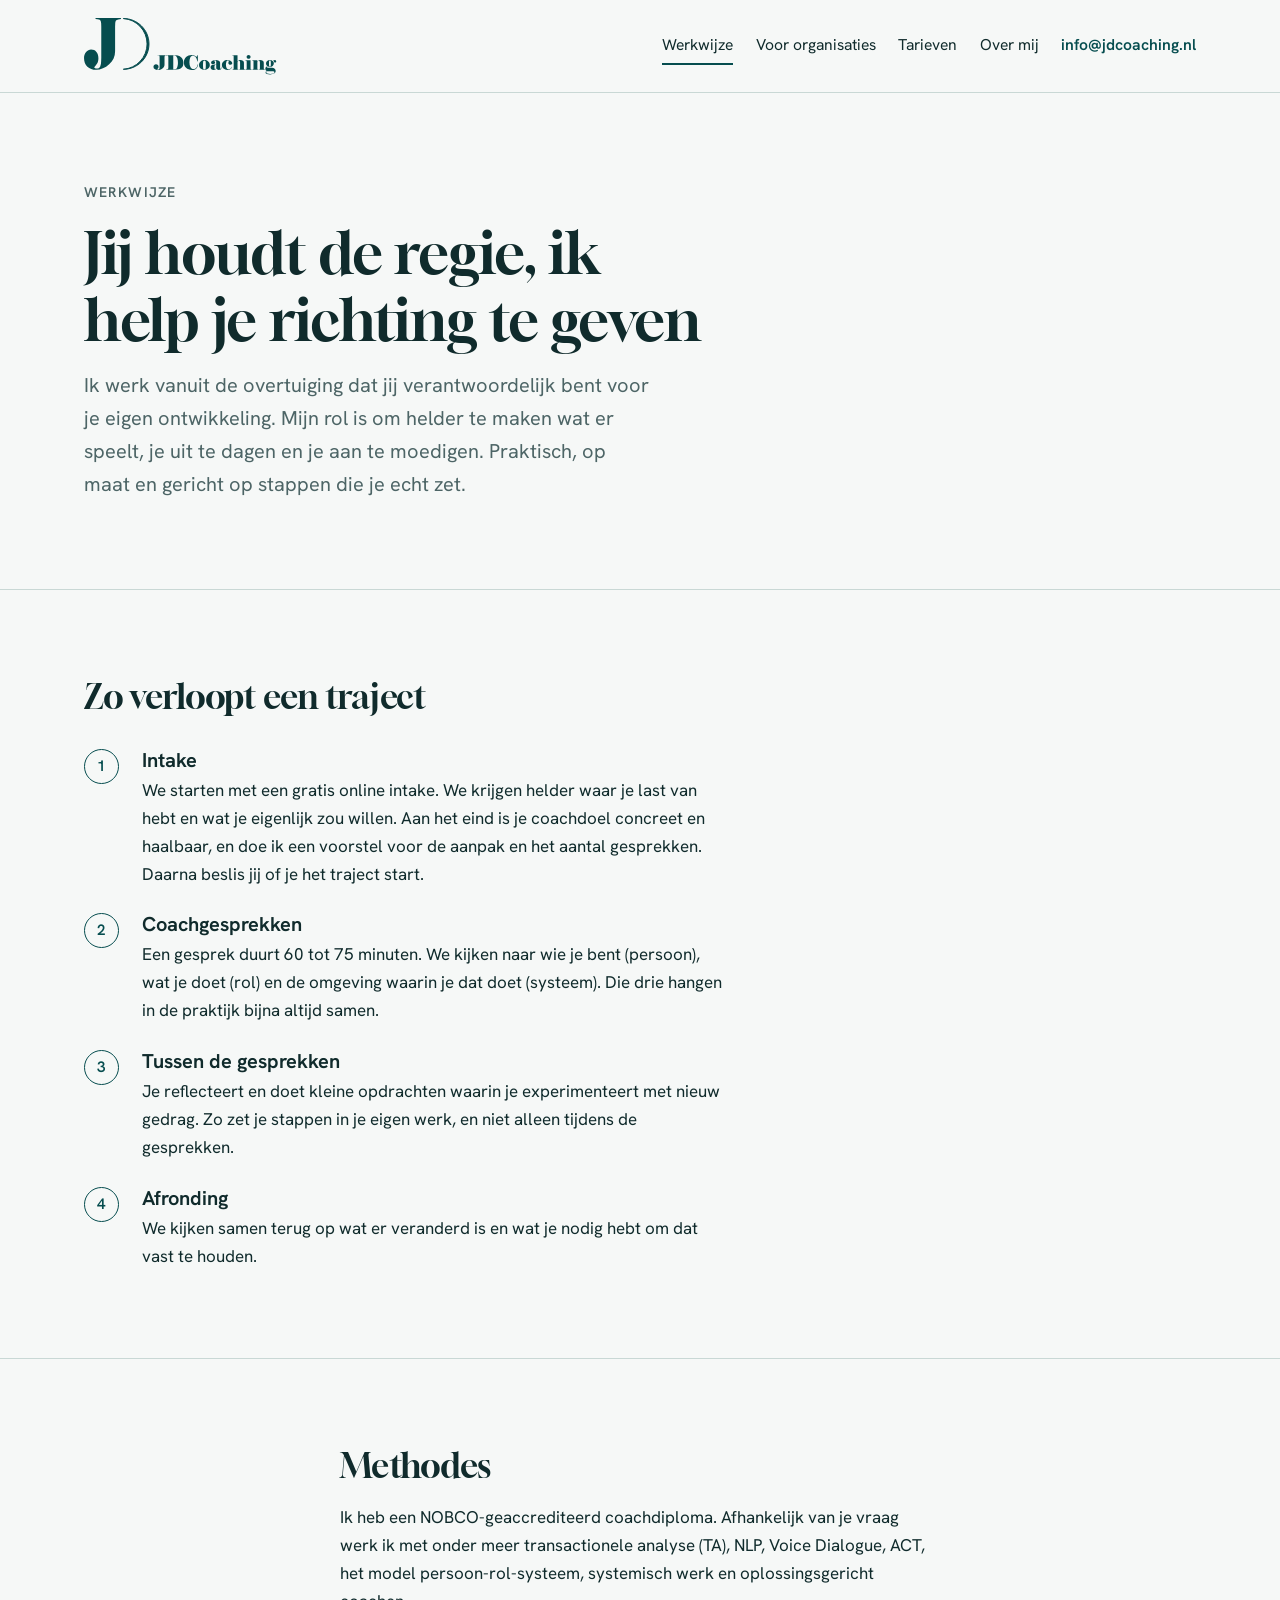
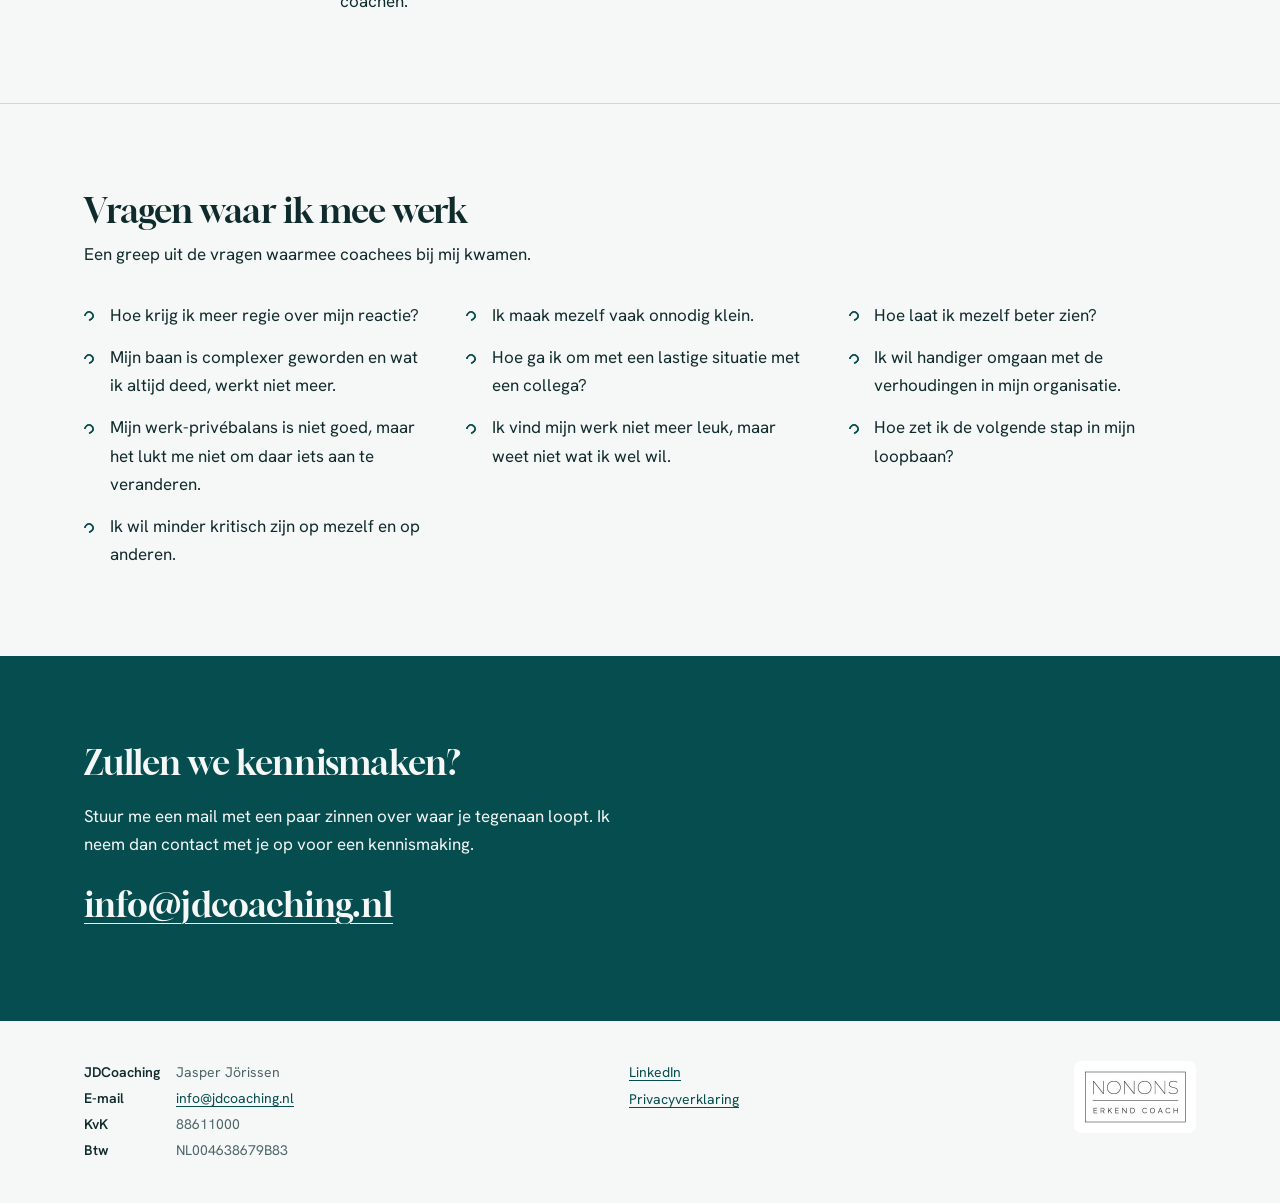
<file: docs/werkwijze/index.html>
<!doctype html>
<html lang="nl">
<head>
<meta charset="utf-8">
<meta name="viewport" content="width=device-width, initial-scale=1, viewport-fit=cover">
<title>Werkwijze | JDCoaching</title>
<meta name="description" content="Van intake tot afronding: hoe een coachtraject bij JDCoaching verloopt, met welke methodes ik werk en met welke vragen coachees komen.">
<link rel="canonical" href="https://jdcoaching.nl/werkwijze/">
<meta property="og:type" content="website">
<meta property="og:locale" content="nl_NL">
<meta property="og:site_name" content="JDCoaching">
<meta property="og:title" content="Werkwijze | JDCoaching">
<meta property="og:description" content="Van intake tot afronding: hoe een coachtraject bij JDCoaching verloopt, met welke methodes ik werk en met welke vragen coachees komen.">
<meta property="og:url" content="https://jdcoaching.nl/werkwijze/">
<meta property="og:image" content="https://jdcoaching.nl/img/og.jpg">
<meta name="twitter:card" content="summary_large_image">
<link rel="icon" href="../img/favicon.svg" type="image/svg+xml">
<link rel="preconnect" href="https://fonts.googleapis.com"><link rel="preconnect" href="https://fonts.gstatic.com" crossorigin><link rel="stylesheet" href="https://fonts.googleapis.com/css2?family=Gloock&family=Hanken+Grotesk:wght@400;600;650&display=swap">
<link rel="stylesheet" href="../style.css">
<script type="application/ld+json">{"@context": "https://schema.org", "@type": "ProfessionalService", "name": "JDCoaching", "url": "https://jdcoaching.nl/", "email": "info@jdcoaching.nl", "founder": {"@type": "Person", "name": "Jasper Jörissen", "jobTitle": "Coach"}, "image": "https://jdcoaching.nl/img/jasper.jpg", "sameAs": ["https://www.linkedin.com/in/jasperjorissen/"], "priceRange": "€130 - €175"}</script>
</head>
<body>
<a class="skip" href="#inhoud">Naar de inhoud</a>
<header class="site-header"><div class="wrap">
  <a class="logo" href="../" aria-label="JDCoaching, naar de homepage"><svg xmlns="http://www.w3.org/2000/svg" fill="currentColor" role="img" aria-label="JDCoaching" viewBox="0 0 4903.43 1430.66"><path stroke="currentColor" stroke-width="24" stroke-miterlimit="10" d="m983.45,12.28v1.59c331.85,23.04,593.87,298.17,593.87,634.22s-262.02,611.18-593.87,634.22v1.59c354.7,0,642.25-284.66,642.25-635.82S1338.15,12.28,983.45,12.28Z"/><path d="m428.84,1074.03l2.81-80.46V218.66l-2.81-80.46c-2.81-38.48-9.14-64.42-18.98-77.84-9.84-13.39-23.9-21.56-42.18-24.49-18.28-2.9-33.75-4.65-46.4-5.25-12.65-.57-23.68-1.45-33.04-2.62V0h635.53v27.99l-66.08,7c-28.12,4.67-47.34,13.99-57.65,27.99-10.33,13.99-16.87,40.23-19.68,78.72l-2.81,80.46v606.99c0,128.3-49.45,238.2-148.34,329.73-98.91,91.56-208.34,137.31-328.31,137.31-88.54,0-160.82-25.64-216.84-76.97C28.01,1167.92,0,1096.2,0,1004.06,0,945.76,17.42,895.61,52.22,853.63c34.82-41.98,76.23-62.97,124.22-62.97,56.46,0,101.15,19.84,134.1,59.47,32.93,39.66,49.41,91.56,49.41,155.68,0,55.98-10.79,100.88-32.34,134.69-24.39,31.49-48.29,62.97-71.71,94.46,0,11.67,6.55,19.54,19.68,23.61,13.12,4.1,29.53,6.12,49.21,6.12,40.29,0,67.71-19.51,82.25-58.6,14.52-39.06,21.79-83.09,21.79-132.07Z"/><g><path d="m1890.13,1237.19l1-23v-221.5l-1-23c-1-11-3.25-18.41-6.75-22.25-3.5-3.83-8.5-6.16-15-7-6.5-.83-12-1.33-16.5-1.5-4.5-.16-8.42-.41-11.75-.75v-8h226v8l-23.5,2c-10,1.34-16.84,4-20.5,8-3.67,4-6,11.5-7,22.5l-1,23v173.5c0,36.67-17.59,68.09-52.75,94.25-35.17,26.17-74.09,39.25-116.75,39.25-31.48,0-57.19-7.33-77.11-22-19.93-14.66-29.89-35.16-29.89-61.5,0-16.66,6.2-31,18.57-43,12.38-12,27.11-18,44.17-18,20.08,0,35.97,5.67,47.69,17,11.71,11.34,17.57,26.17,17.57,44.5,0,16-3.84,28.84-11.5,38.5-8.67,9-17.17,18-25.5,27,0,3.34,2.33,5.59,7,6.75,4.66,1.17,10.5,1.75,17.5,1.75,14.33,0,24.08-5.58,29.25-16.75,5.16-11.16,7.75-23.75,7.75-37.75Z"/><path d="m2051.12,1294.69v-8c4.33,0,9.33-.25,15-.75,5.66-.5,12.08-1.16,19.25-2,7.16-.83,12.66-3.33,16.5-7.5,3.83-4.16,6.25-11.58,7.25-22.25l1-23v-237l-1-23c-1-10.66-3.5-18.16-7.5-22.5-4-4.33-9.59-7-16.75-8-7.17-1-13.67-1.58-19.5-1.75-5.84-.16-11.09-.41-15.75-.75v-8l186.5-1c39,0,75.75,3.67,110.25,11,34.5,7.34,66.33,26,95.5,56,29.16,30,43.75,72.34,43.75,127s-13.09,90.92-39.25,115.75c-26.17,24.84-53.84,40.34-83,46.5-29.17,6.17-63.09,9.25-101.75,9.25h-210.5Zm235-350c-4.67-2-11.92-3.33-21.75-4-9.84-.66-18.25-1-25.25-1h-6v345.5c2.33,0,4.5.09,6.5.25,2,.17,4.5.25,7.5.25,12.66,0,24.25-.83,34.75-2.5,10.5-1.66,20.33-5.91,29.5-12.75,9.16-6.83,18-25,26.5-54.5s12.75-59.75,12.75-90.75c0-43.33-5.25-82.08-15.75-116.25-10.5-34.16-26.75-55.58-48.75-64.25Z"/><path d="m2695.12,1300.69c-57.34,0-104.42-17.75-141.25-53.25-36.84-35.5-55.25-80.41-55.25-134.75s18.25-100.91,54.75-135.75c36.5-34.83,83.58-52.25,141.25-52.25,24.66,0,46,4.17,64,12.5l53,30c10,0,16.66-3.41,20-10.25,3.33-6.83,5.66-16.58,7-29.25h10v158h-8.5c-14.67-40.66-25.09-68.16-31.25-82.5-6.17-14.33-16.42-28.16-30.75-41.5-14.34-13.33-32.67-20-55-20-29,0-50.5,16.34-64.5,49-14,32.67-21,70.84-21,114.5,0,47,8.41,87.75,25.25,122.25,16.83,34.5,41.58,51.75,74.25,51.75,30.33,0,54.66-11,73-33,18.33-22,30.5-50.66,36.5-86l8.5,1.5c-4.67,40-19.84,73.17-45.5,99.5-25.67,26.34-63.84,39.5-114.5,39.5Z"/><path d="m3147.62,1176.19c0,35.34-13.42,64.75-40.25,88.25-26.84,23.5-58.42,35.25-94.75,35.25-38.34,0-70.42-11.75-96.25-35.25-25.84-23.5-38.75-52.91-38.75-88.25s13.08-64.75,39.25-88.25c26.16-23.5,58.08-35.25,95.75-35.25s68.75,11.67,95.25,35c26.5,23.34,39.75,52.84,39.75,88.5Zm-99.5-.5c0-4.66-.34-14-1-28-.67-14-1-22.33-1-25,0-18-2.75-32.83-8.25-44.5-5.5-11.66-14.09-17.5-25.75-17.5-10.67,0-18.84,6.09-24.5,18.25-5.67,12.17-8.5,26.75-8.5,43.75,0,6.34-.25,14.09-.75,23.25-.5,9.17-.92,19.09-1.25,29.75,0,4.67.33,14.25,1,28.75.66,14.5,1,22.92,1,25.25,0,18,2.75,32.84,8.25,44.5,5.5,11.67,13.91,17.5,25.25,17.5s19.33-6,25-18c5.66-12,8.5-26.66,8.5-44,0-6.66.16-14.58.5-23.75.33-9.16.83-19.25,1.5-30.25Z"/><path d="m3420.41,1270.19c7.89,0,13.4-4.94,16.52-14.82,3.12-9.88,4.69-21.69,4.69-35.42h7c0,29.42-5.25,48.82-15.75,58.18s-19.92,15.3-28.25,17.8c-8.34,2.5-19,3.76-32,3.76-14.34,0-27.09-3.67-38.25-11.02-11.17-7.34-17.92-17.19-20.25-29.54-5.34,13.52-14.25,23.66-26.75,30.41s-28.75,10.14-48.75,10.14c-21.34,0-38.67-5.84-52-17.53-13.34-11.69-20-27.89-20-48.61,0-16.7,4.16-30.14,12.5-40.33,8.33-10.19,16.83-16.45,25.5-18.79,8.66-2.34,22-4.34,40-6.02s31.25-3.59,39.75-5.77,14.58-4.51,18.25-7.02c3.66-2.5,5.5-6.76,5.5-12.77l-.49-45.59c0-13.02-1.66-22.38-4.95-28.05-3.3-5.68-10.23-8.52-20.79-8.52-6.6,0-12.13,1.51-16.59,4.52s-6.68,6.87-6.68,11.55c0,3.69,3.55,8.29,10.66,13.81,7.1,5.53,10.66,13.82,10.66,24.88,0,10.38-4.6,19.59-13.8,27.63s-24.16,12.05-44.88,12.05c-11.38,0-21.32-3.09-29.84-9.29-8.53-6.2-12.79-14.48-12.79-24.86,0-20.76,11.61-37.33,34.83-49.72s50.86-18.59,82.93-18.59c27.06,0,51.95,5.61,74.66,16.83s34.08,28.55,34.08,51.98v115.03c0,10.72.98,18.93,2.96,24.62,1.64,6.03,5.75,9.04,12.33,9.04Zm-112.29-15.01v-95.52l-1.48-.5c-2.97,4-8.49,7.76-16.57,11.26s-13.68,6.92-16.81,10.25c-3.13,3.34-5.6,9.76-7.41,19.26s-2.72,19.25-2.72,29.25c0,15.01,1.15,27.02,3.46,36.02,2.3,9,7.58,13.5,15.83,13.5,6.26,0,11.78-2.5,16.56-7.5s7.83-10.34,9.15-16.01Z"/><path d="m3599.62,1060.69c-9.34,0-17.17,3.67-23.5,11-6.34,7.34-11.25,16.34-14.75,27-3.5,10.67-6,22.25-7.5,34.75s-2.25,24.59-2.25,36.25c0,30.34,5.09,56.75,15.3,79.25,10.2,22.5,28.17,33.75,53.92,33.75,18.39,0,34.44-5.75,48.15-17.25s24.08-26.08,31.1-43.75l7.52,4c-22.38,49.34-62.45,74-120.23,74-38.08,0-70.47-11.25-97.19-33.75s-40.08-52.25-40.08-89.25,13.1-67.33,39.32-90c26.22-22.66,58.87-34,97.95-34,14.69,0,28.22,1.59,40.58,4.75,12.36,3.17,23.96,7.5,34.82,13,10.85,5.5,21.2,13.34,31.05,23.5,9.85,10.17,14.78,22.09,14.78,35.75,0,12.34-3.86,22.25-11.56,29.75s-19.09,11.25-34.17,11.25c-13.07,0-24.88-4.58-35.44-13.75-10.55-9.16-15.83-19.58-15.83-31.25,0-9,1.83-17.66,5.5-26,3.66-8.33,5.5-15.33,5.5-21,0-5.33-2-9.66-6-13-4-3.33-9.67-5-17-5Z"/><path d="m3839.1,1094.69c6.29-13.33,15.06-23.66,26.32-31,11.26-7.33,27.32-11,48.19-11,23.12,0,43.58,6.25,61.34,18.75s26.66,28.59,26.66,48.25v112.5l.5,23c0,12,1,19.92,3,23.75,2,3.84,7.83,6.25,17.5,7.25l11,.5v8h-154.8v-8l6.45-.5c8.92,0,14.38-2,16.37-6s2.98-12.33,2.98-25l.5-23v-102l-.5-20.5c0-14-2.32-24-6.95-30-4.63-6-11.58-9-20.84-9-11.25,0-19.27,3.67-24.06,11-4.8,7.34-8.68,14.84-11.66,22.5v128l.5,23c0,13,.91,21.42,2.73,25.25,1.81,3.84,7.35,5.75,16.62,5.75l6.45.5v8h-155.3v-8l11.5-.5c9.66-1,15.5-3.33,17.5-7,2-3.66,3-11.66,3-24l.5-23v-247l-.5-20.5c0-9-1.42-15.25-4.25-18.75-2.84-3.5-8.92-5.75-18.25-6.75l-19-1v-8h138.5v118.5c0,11-.17,20.25-.5,27.75-.34,7.5-.84,13.59-1.51,18.25Z"/><path d="m4200.1,1294.69h-162.53v-8l12.01-.5c9.67-1,15.52-3.33,17.52-7,2-3.66,3.01-11.66,3.01-24l.5-23v-119.5l-.5-20.5c-.67-8-1.67-14-3-18-1.34-4-7.34-6.5-18-7.5l-13.5-1v-8h131.5v174.5l.5,23c0,12,1,19.92,3,23.75,2,3.84,7.83,6.25,17.5,7.25l12,.5v8Zm-131-320.5c0-13,4.77-24.08,14.32-33.25,9.55-9.16,21.02-13.75,34.43-13.75s25.38,4.42,34.92,13.25c9.55,8.84,14.33,20.09,14.33,33.75s-4.78,24.59-14.33,33.75c-9.55,9.17-21.19,13.75-34.92,13.75s-24.88-4.58-34.43-13.75c-9.55-9.16-14.32-20.41-14.32-33.75Z"/><path d="m4401.6,1130.19l-.5-20.5c0-26-9.09-39-27.28-39-11.58,0-19.77,3.67-24.56,11-4.8,7.34-8.68,14.84-11.66,22.5v128l.5,23c0,13.67,1.23,22.34,3.72,26,2.48,3.67,9.84,5.5,22.08,5.5v8h-155.8v-8l12-.5c9.66-1,15.5-3.33,17.5-7,2-3.66,3-11.66,3-24l.5-23v-119.5l-.5-20.5c-.67-8-1.67-14-3-18-1.34-4-7.34-6.5-18-7.5l-11.5-1v-8h127.5v37.5c3.66-9.33,10.25-18.75,19.75-28.25s27.91-14.25,55.25-14.25c23.66,0,44.16,6.67,61.5,20,17.33,13.34,26,29,26,47v112.5l.5,23c0,12,1,19.92,3,23.75,2,3.84,7.83,6.25,17.5,7.25l11,.5v8h-154.8v-8c11.91,0,19.18-1.91,21.83-5.75,2.64-3.83,3.97-12.41,3.97-25.75l.5-23v-102Z"/><path d="m4726.1,1080.19c3.66-8.33,9.33-15,17-20,7.66-5,17-7.5,28-7.5,11.66,0,21,3,28,9s10.5,14.17,10.5,24.5c0,8-2.65,14.67-7.95,20-5.3,5.34-12.25,8-20.86,8-7.95,0-14.66-2.25-20.12-6.75-5.47-4.5-8.2-11.08-8.2-19.75,0-4.66,1.52-9.08,4.55-13.25,3.04-4.16,4.56-7.25,4.56-9.25,0-1.33-1.32-2-3.95-2-4.28,0-9.06,1.75-14.33,5.25-5.27,3.5-9.55,8.75-12.85,15.75,6.04,6.34,10.73,14.25,14.09,23.75s5.04,19.42,5.04,29.75c0,25.34-9.7,45.75-29.09,61.25s-42.12,23.25-68.2,23.25c-16.05,0-31.76-3.02-47.13-9.05-7.02-.63-13.71.51-20.06,3.43s-9.52,7.63-9.52,14.12c0,4.67,2.5,8.17,7.5,10.5,4.66,2.67,10,4,16,4h106.5c27.33,0,49.16,7.79,65.5,23.36,16.33,15.58,24.5,35.12,24.5,58.64,0,29.17-13.75,50.62-41.25,64.38-27.5,13.74-59.75,20.62-96.75,20.62-30.34,0-56.92-3.7-79.75-11.06-22.84-7.38-34.25-20.3-34.25-38.74,0-8.72,3.41-15.68,10.25-20.88,6.83-5.21,15.41-8.81,25.75-10.82-13.34-7.64-23.75-16.19-31.25-25.64-7.5-9.47-11.25-21-11.25-34.62,0-16.59,5.5-30.7,16.5-42.33,11-11.62,24.16-18.59,39.5-20.91-12.34-8-21.92-17.75-28.75-29.25-6.84-11.5-10.25-24.75-10.25-39.75,0-25.66,9.58-46.33,28.75-62,19.16-15.66,42.25-23.5,69.25-23.5,30.33,0,55,9.17,74,27.5Zm-137,255c-9.34,1.33-16.09,4.08-20.25,8.25-4.17,4.16-6.25,10.25-6.25,18.25,0,13.33,9.75,23.41,29.25,30.25,19.5,6.83,41.91,10.25,67.25,10.25,31.66,0,57.16-3.5,76.5-10.5,19.33-7,29-18.17,29-33.5,0-9.34-4.34-15.5-13-18.5-8.67-3-21-4.5-37-4.5h-125.5Zm86.5-197.5l-1.5-36.5c0-12.33-1.67-22.16-5-29.5-3.34-7.33-9.17-11-17.5-11-7.67,0-13.25,3.75-16.75,11.25s-5.25,17.25-5.25,29.25l-1.5,36.5,1.5,36.5c0,11.67,1.83,21.25,5.5,28.75,3.66,7.5,9.33,11.25,17,11.25s13.25-3.66,16.75-11c3.5-7.33,5.25-17,5.25-29l1.5-36.5Z"/></g></svg></a>
  <nav class="nav" aria-label="Hoofdmenu"><a href="../werkwijze/" aria-current="page">Werkwijze</a><a href="../werkgevers/">Voor organisaties</a><a href="../kosten/">Tarieven</a><a href="../over-mij/">Over mij</a><a class="nav-mail" href="mailto:info@jdcoaching.nl">info@jdcoaching.nl</a></nav>
</div></header>
<main id="inhoud">

<section class="page-hero"><div class="wrap">
  <p class="eyebrow">Werkwijze</p>
  <h1>Jij houdt de regie, ik help je richting te geven</h1>
  <p class="lead">Ik werk vanuit de overtuiging dat jij verantwoordelijk bent voor je eigen ontwikkeling. Mijn rol is om helder te maken wat er speelt, je uit te dagen en je aan te moedigen. Praktisch, op maat en gericht op stappen die je echt zet.</p>
</div></section>

<section><div class="wrap">
  <div class="section-head"><h2>Zo verloopt een traject</h2></div>
  <ol class="steps">
    <li><h3>Intake</h3><p>We starten met een gratis online intake. We krijgen helder waar je last van hebt en wat je eigenlijk zou willen. Aan het eind is je coachdoel concreet en haalbaar, en doe ik een voorstel voor de aanpak en het aantal gesprekken. Daarna beslis jij of je het traject start.</p></li>
    <li><h3>Coachgesprekken</h3><p>Een gesprek duurt 60 tot 75 minuten. We kijken naar wie je bent (persoon), wat je doet (rol) en de omgeving waarin je dat doet (systeem). Die drie hangen in de praktijk bijna altijd samen.</p></li>
    <li><h3>Tussen de gesprekken</h3><p>Je reflecteert en doet kleine opdrachten waarin je experimenteert met nieuw gedrag. Zo zet je stappen in je eigen werk, en niet alleen tijdens de gesprekken.</p></li>
    <li><h3>Afronding</h3><p>We kijken samen terug op wat er veranderd is en wat je nodig hebt om dat vast te houden.</p></li>
  </ol>
</div></section>

<section><div class="wrap prose">
  <h2>Methodes</h2>
  <p>Ik heb een NOBCO-geaccrediteerd coachdiploma. Afhankelijk van je vraag werk ik met onder meer transactionele analyse (TA), NLP, Voice Dialogue, ACT, het model persoon-rol-systeem, systemisch werk en oplossingsgericht coachen.</p>
</div></section>

<section><div class="wrap">
  <div class="section-head"><h2>Vragen waar ik mee werk</h2><p>Een greep uit de vragen waarmee coachees bij mij kwamen.</p></div>
  <ul class="checklist">
    <li>Hoe krijg ik meer regie over mijn reactie?</li>
    <li>Ik maak mezelf vaak onnodig klein.</li>
    <li>Hoe laat ik mezelf beter zien?</li>
    <li>Mijn baan is complexer geworden en wat ik altijd deed, werkt niet meer.</li>
    <li>Hoe ga ik om met een lastige situatie met een collega?</li>
    <li>Ik wil handiger omgaan met de verhoudingen in mijn organisatie.</li>
    <li>Mijn werk-privébalans is niet goed, maar het lukt me niet om daar iets aan te veranderen.</li>
    <li>Ik vind mijn werk niet meer leuk, maar weet niet wat ik wel wil.</li>
    <li>Hoe zet ik de volgende stap in mijn loopbaan?</li>
    <li>Ik wil minder kritisch zijn op mezelf en op anderen.</li>
  </ul>
</div></section>

<section class="cta"><div class="wrap">
  <h2>Zullen we kennismaken?</h2>
  <p>Stuur me een mail met een paar zinnen over waar je tegenaan loopt. Ik neem dan contact met je op voor een kennismaking.</p>
  <a class="mail" href="mailto:info@jdcoaching.nl">info@jdcoaching.nl</a>
</div></section>

</main>
<footer class="site-footer"><div class="wrap">
  <dl>
    <dt>JDCoaching</dt><dd>Jasper Jörissen</dd>
    <dt>E-mail</dt><dd><a href="mailto:info@jdcoaching.nl">info@jdcoaching.nl</a></dd>
    <dt>KvK</dt><dd>88611000</dd>
    <dt>Btw</dt><dd>NL004638679B83</dd>
  </dl>
  <div class="footer-links">
    <a href="https://www.linkedin.com/in/jasperjorissen/" rel="noopener">LinkedIn</a>
    <a href="../privacy/">Privacyverklaring</a>
  </div>
  <img class="badge" src="../img/nobco.jpg" width="220" height="120" alt="NONONS erkend coach, NOBCO-geaccrediteerde opleiding">
</div></footer>
</body>
</html>
</file>
<file: docs/style.css>
/* Layout: a calm single column with one recurring motif, the open arc from the JD logo,
   which frames the portrait and marks the closing call to action. */
:root {
  --teal: #064d4f;          /* brand colour from the logo */
  --ink: #102b2c;           /* body text, teal-tinted near-black */
  --muted: #4d6566;         /* secondary text */
  --paper: #f6f8f7;         /* page background, faint teal bias */
  --mist: #e3ecea;          /* quiet bands and quote cards */
  --line: #c9d8d5;          /* hairlines */
  --on-teal: #f6f8f7;       /* text on teal */
  --accent: var(--teal);    /* links, buttons, arc */
  --badge-bg: #ffffff;      /* NOBCO badge needs a white ground */

  --font-display: "Gloock", "Georgia", "Times New Roman", serif;
  --font-body: "Hanken Grotesk", "Segoe UI", "Helvetica Neue", Arial, sans-serif;

  --step--1: 0.875rem;
  --step-0: 1.0625rem;
  --step-1: 1.25rem;
  --step-2: 1.6rem;
  --step-3: 2.1rem;
  --step-4: clamp(2.3rem, 5.2vw, 3.6rem);

  --measure: 64ch;
  --wrap: 72rem;
  --radius: 14px;
}
@media (prefers-color-scheme: dark) {
  :root:not([data-theme="light"]) {
    --teal: #0b5b5d; --ink: #e4eeec; --muted: #a5bcb9; --paper: #0d1c1d;
    --mist: #142a2b; --line: #26403f; --on-teal: #f1f7f6; --accent: #8fd0c6;
    color-scheme: dark;
  }
}
:root[data-theme="dark"] {
  --teal: #0b5b5d; --ink: #e4eeec; --muted: #a5bcb9; --paper: #0d1c1d;
  --mist: #142a2b; --line: #26403f; --on-teal: #f1f7f6; --accent: #8fd0c6;
  color-scheme: dark;
}

*, *::before, *::after { box-sizing: border-box; }
html { -webkit-text-size-adjust: 100%; }
body {
  margin: 0;
  background: var(--paper);
  color: var(--ink);
  font-family: var(--font-body);
  font-size: var(--step-0);
  line-height: 1.65;
}
img { max-width: 100%; height: auto; display: block; }
a { color: var(--accent); text-underline-offset: 0.18em; text-decoration-thickness: 1px; }
a:hover { text-decoration-thickness: 2px; }
:focus-visible { outline: 3px solid var(--accent); outline-offset: 3px; border-radius: 4px; }

h1, h2, h3 { font-family: var(--font-display); font-weight: 400; line-height: 1.15; text-wrap: balance; margin: 0; letter-spacing: -0.005em; }
h1 { font-size: var(--step-4); }
h2 { font-size: var(--step-3); }
h3 { font-size: var(--step-1); font-family: var(--font-body); font-weight: 650; letter-spacing: 0; }
p { margin: 0; }

.wrap {
  max-width: var(--wrap);
  margin-inline: auto;
  padding-left: max(20px, env(safe-area-inset-left, 0px));
  padding-right: max(20px, env(safe-area-inset-right, 0px));
}
.prose { max-width: var(--measure); display: grid; gap: 1.1rem; }
.prose ul { margin: 0; padding-left: 1.2rem; display: grid; gap: 0.45rem; }
.eyebrow { font-size: var(--step--1); letter-spacing: 0.08em; text-transform: uppercase; color: var(--muted); font-weight: 600; }
.lead { font-size: var(--step-1); color: var(--muted); max-width: 52ch; }

/* Header */
.skip { position: absolute; left: -999px; }
.skip:focus { left: 1rem; top: 1rem; background: var(--paper); padding: 0.5rem 1rem; z-index: 20; }
.site-header { border-bottom: 1px solid var(--line); }
.site-header .wrap { display: flex; flex-wrap: wrap; align-items: center; justify-content: space-between; gap: 0.75rem 2rem; padding-block: 1.1rem; }
.logo { color: var(--accent); display: block; width: 196px; }
.logo svg { width: 100%; height: auto; display: block; }
.nav { display: flex; flex-wrap: wrap; align-items: center; gap: 0.25rem 1.4rem; font-size: 0.98rem; }
.nav a { color: var(--ink); text-decoration: none; padding-block: 0.3rem; border-bottom: 2px solid transparent; }
.nav a:hover { border-bottom-color: var(--line); }
.nav a[aria-current="page"] { border-bottom-color: var(--accent); }
.nav .nav-mail { color: var(--accent); font-weight: 600; }

/* Buttons */
.actions { display: flex; flex-wrap: wrap; gap: 0.8rem 1.4rem; align-items: center; }
.btn {
  display: inline-flex; align-items: center; gap: 0.5rem;
  background: var(--teal); color: var(--on-teal); text-decoration: none;
  padding: 0.8rem 1.25rem; border-radius: 999px; font-weight: 600;
}
.btn:hover { filter: brightness(1.12); }
.link-arrow { font-weight: 600; text-decoration: none; }
.link-arrow::after { content: " →"; }

/* Sections */
main section { padding-block: clamp(3rem, 7vw, 5.5rem); }
main section + section { border-top: 1px solid var(--line); }
.section-head { display: grid; gap: 0.6rem; margin-bottom: 2rem; max-width: var(--measure); }
.band { background: var(--mist); }

/* Hero */
.hero .wrap { display: grid; grid-template-columns: minmax(0, 1.25fr) minmax(0, 0.85fr); gap: clamp(2rem, 5vw, 4.5rem); align-items: center; }
.hero-text { display: grid; gap: 1.4rem; min-width: 0; }
.portrait { position: relative; justify-self: center; width: min(100%, 380px); }
.portrait img { border-radius: 50%; aspect-ratio: 1; object-fit: cover; width: 100%; }
/* The arc from the logo: a half ring offset to the right of the portrait */
.portrait::after {
  content: ""; position: absolute; inset: -7% -9% -7% 38%;
  border: 4px solid var(--accent); border-left: 0;
  border-radius: 0 999px 999px 0; pointer-events: none;
}
.page-hero .wrap { display: grid; gap: 1rem; }

/* Lists of recognisable situations */
.checklist { list-style: none; margin: 0; padding: 0; display: grid; grid-template-columns: repeat(auto-fit, minmax(min(100%, 19rem), 1fr)); gap: 0.9rem 2.2rem; }
.checklist li { padding-left: 1.6rem; position: relative; }
.checklist li::before { content: ""; position: absolute; left: 0; top: 0.62em; width: 0.62rem; height: 0.62rem; border: 2px solid var(--accent); border-left-color: transparent; border-radius: 50%; transform: rotate(-45deg); }
.after-list { margin-top: 2rem; max-width: var(--measure); font-size: var(--step-1); }

/* Three ways in */
.trio { display: grid; grid-template-columns: repeat(3, minmax(0, 1fr)); gap: 2rem; }
.trio > div { display: grid; gap: 0.5rem; align-content: start; }
.trio h3 { font-family: var(--font-display); font-weight: 400; font-size: var(--step-2); }

/* Steps (real sequences only) */
.steps { list-style: none; margin: 0; padding: 0; counter-reset: step; display: grid; gap: 1.6rem; max-width: var(--measure); }
.steps li { counter-increment: step; display: grid; grid-template-columns: 2.6rem minmax(0, 1fr); gap: 0 1rem; }
.steps li::before { content: counter(step); grid-row: span 2; width: 2.2rem; height: 2.2rem; border-radius: 50%; border: 1.5px solid var(--accent); color: var(--accent); display: grid; place-items: center; font-weight: 600; font-size: 0.95rem; }
.steps h3 { margin-bottom: 0.25rem; }

/* Quotes */
.quotes { columns: 3 18rem; column-gap: 1.2rem; }
.quote { background: var(--paper); border-radius: var(--radius); padding: 1.5rem; display: grid; gap: 1rem; margin: 0 0 1.2rem; break-inside: avoid; }
.quote blockquote { margin: 0; }
.quote figcaption { font-size: var(--step--1); color: var(--muted); }
.quote figcaption strong { color: var(--ink); display: block; font-size: var(--step-0); }

/* Prices */
.prices { display: grid; grid-template-columns: repeat(auto-fit, minmax(min(100%, 17rem), 1fr)); gap: 1.2rem; max-width: 44rem; }
.price { border: 1px solid var(--line); border-radius: var(--radius); padding: 1.5rem; display: grid; gap: 0.3rem; }
.price .amount { font-family: var(--font-display); font-size: var(--step-3); font-variant-numeric: tabular-nums; }
.price .note { color: var(--muted); font-size: var(--step--1); }

/* Closing call to action */
.cta { background: var(--teal); color: var(--on-teal); position: relative; overflow: hidden; }
.cta .wrap { display: grid; gap: 1.2rem; position: relative; }
.cta p { max-width: 54ch; }
.cta .mail { font-family: var(--font-display); font-size: var(--step-3); color: var(--on-teal); text-decoration-thickness: 1px; overflow-wrap: anywhere; }
.cta::after { content: ""; position: absolute; right: -6rem; top: 50%; width: 22rem; height: 22rem; transform: translateY(-50%); border: 4px solid color-mix(in srgb, var(--on-teal) 35%, transparent); border-left-color: transparent; border-bottom-color: transparent; border-radius: 50%; rotate: 45deg; pointer-events: none; }
main section.cta + section, main section + section.cta { border-top: 0; }

/* Footer */
.site-footer { padding-block: 2.5rem; font-size: var(--step--1); color: var(--muted); }
.site-footer .wrap { display: flex; flex-wrap: wrap; justify-content: space-between; gap: 1.5rem 3rem; align-items: start; }
.site-footer dl { margin: 0; display: grid; grid-template-columns: auto 1fr; gap: 0.2rem 1rem; }
.site-footer dt { color: var(--ink); font-weight: 600; }
.site-footer dd { margin: 0; font-variant-numeric: tabular-nums; }
.footer-links { display: grid; gap: 0.3rem; }
.badge { background: var(--badge-bg); border-radius: 8px; padding: 6px; width: 122px; }

.about { display: grid; grid-template-columns: minmax(0, 1fr) minmax(0, 18rem); gap: 3rem; align-items: start; }
.about .portrait { width: 100%; max-width: 18rem; }

@media (max-width: 760px) {
  .hero .wrap, .about { grid-template-columns: minmax(0, 1fr); }
  .portrait { width: min(72%, 300px); order: -1; }
  .about .portrait { order: 0; }
  .trio { grid-template-columns: minmax(0, 1fr); }
  .logo { width: 156px; }
  .nav .nav-mail { display: none; }
}
@media (prefers-reduced-motion: reduce) { * { transition: none !important; animation: none !important; } }
</file>
